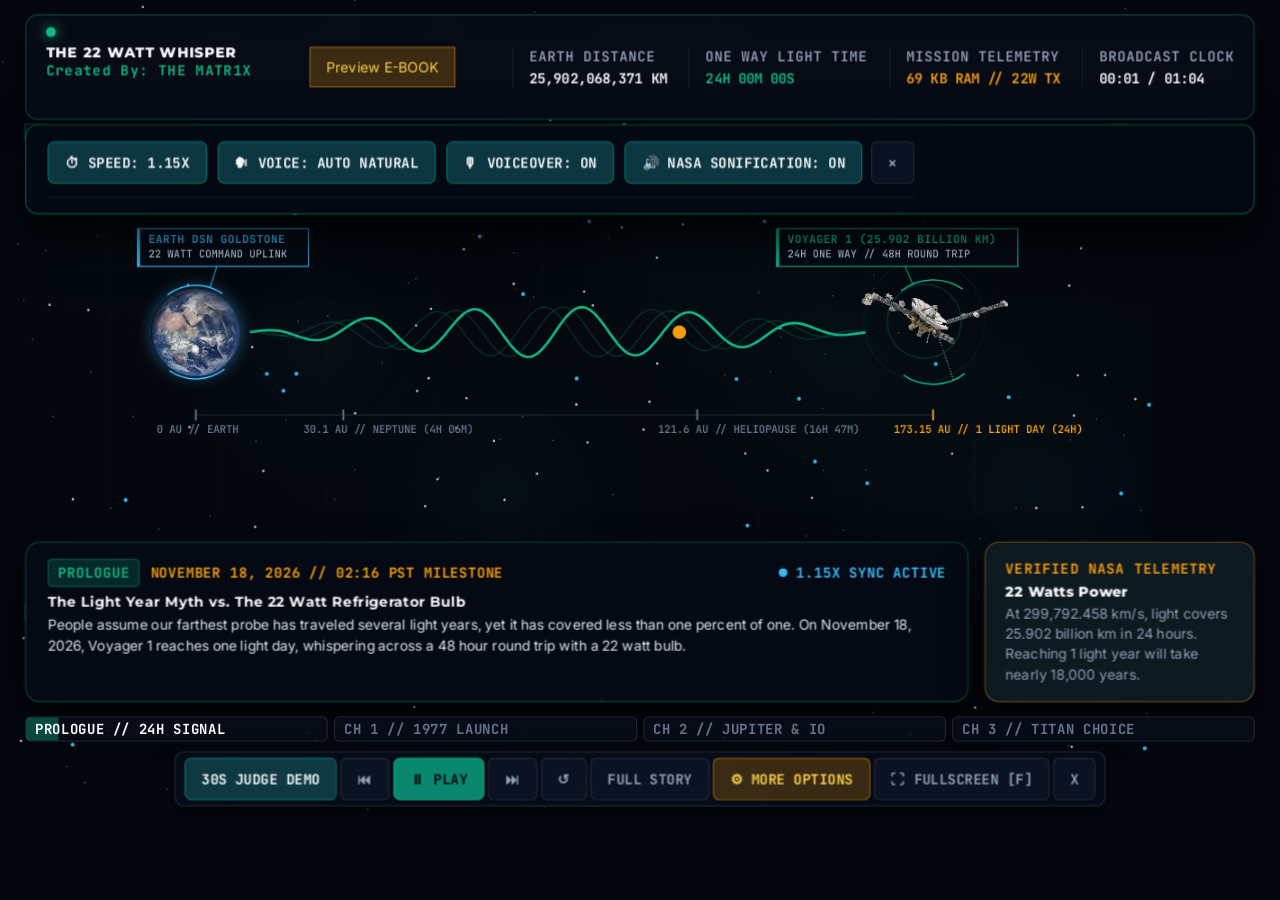
<file: index.html>
<!DOCTYPE html>
<html lang="en">
<head>
<meta charset="utf8">
<meta  name="viewport" content="width=device-width, initial-scale=0.9">
<title>The 22 Watt Whisper</title>
<link rel="stylesheet" href="styles.css" />
</head>
<body>

<canvas id="cosmosCanvas"></canvas>
<input type="file" id="assetPicker" multiple accept="image/*" style="display:none">

<div id="topHudBar" class="topHud">
  <div id="brandBlock" style="display:block;gap: 10px; margin-bottom: 30px;">
      <div id="liveBeacon" style="width:11px;height:11px;background:#10B981;margin-bottom: 8px;">        
      </div>
      <div id="mainHeader" style="color:#F8FAFC;margin:2px 0 0 0;">THE 22 WATT WHISPER</div>
      <div id="subHeader" style="color:#10B981;">Created By: THE MATR1X</div>
  </div>
<a href="/The 22 Watts Whisper Book.pdf" 
   target="_blank" 
   rel="noopener noreferrer"
   class="PDFbtn"
   >
     Preview E-BOOK
</a>
  <div class="telemetryGrid">
    <div class="telemetryItem">
      <div class="tLabel" style="color:#94A3B8;">EARTH DISTANCE</div>
      <div id="valDist" class="tVal" style="color:#F8FAFC;margin:3px 0 0 0;">25,902,068,371 KM</div>
    </div>
    <div class="telemetryItem">
      <div class="tLabel" style="color:#94A3B8;">ONE WAY LIGHT TIME</div>
      <div id="valDelay" class="tVal" style="color:#10B981;margin:3px 0 0 0;">24H 00M 00S</div>
    </div>
    <div class="telemetryItem">
      <div class="tLabel" style="color:#94A3B8;">MISSION TELEMETRY</div>
      <div id="valStatus" class="tVal" style="color:#F59E0B;margin:3px 0 0 0;">MAG + PWS (22W TX)</div>
    </div>
    <div class="telemetryItem">
      <div class="tLabel" style="color:#94A3B8;">BROADCAST CLOCK</div>
      <div id="valClock" class="tVal" style="color:#F8FAFC;margin:3px 0 0 0;">00:00 / 00:30</div>
    </div>
  </div>
</div>

<div id="studioDrawer" class="optionsDrawer">
  <div id="optionsBar" class="optionsToolbar">
    <button id="btnSpeed" class="secondaryActive">⏱ SPEED: 1.15X</button>
    <button id="btnVoiceCycle" class="secondaryActive">🗣 VOICE: AUTO NATURAL</button>
    <button id="btnNarration" class="secondaryActive">🎙 VOICEOVER: ON</button>
    <button id="btnSound" class="secondaryActive">🔊 NASA SONIFICATION: ON</button>
    <button id="btnCloseOptions" style="margin:0 0 0 auto;">✕</button>
  </div>
  <div style="display:flex;margin:10px 0 0 0;">
    <div id="vaultStatusTitle" style="color:#10B981;"></div>
    <div id="vaultStatusSub" style="color:#94A3B8;margin:0 0 0 16px;"></div>
  </div>
  <div id="vaultGridContainer" class="vaultGrid"></div>
</div>


<div id="stageWrap" class="storyStage">
  <div id="storyCard" class="narrativeCard">
    <div style="display:flex;gap:12px;">
      <span id="badgePhase" style="background:rgba(10,136,111,0.25);color:#10B981;padding:4px 10px;border:1px solid rgba(16,185,129,0.45);">SHOT 01</span>
      <span id="badgeTitle" style="color:#F59E0B;">NOVEMBER 18, 2026 // ONE LIGHT DAY MILESTONE</span>
      <span id="badgeVoiceState" style="color:#38BDF8;margin:0 0 0 auto;">● 1.15X SYNC ACTIVE</span>
    </div>
    <div id="storyHeadline" style="color:#F8FAFC;margin:7px 0 4px 0;">The 24 Hour Signal &amp; The Refrigerator Bulb</div>
    <div id="storyBody" style="color:#E2E8F0;"></div>
  </div>

  <div id="scienceCard" class="takeawayCard">
    <div style="color:#F59E0B;" id="scienceTag">VERIFIED NASA TELEMETRY</div>
    <div id="scienceMetric" style="color:#F8FAFC;margin:6px 0 4px 0;">25.902 Billion KM</div>
    <div id="scienceDesc" style="color:#94A3B8;"></div>
  </div>
</div>


  <div id="controlDock" class="dockWrap">
    <button id="btnCut30" class="secondaryActive"><p class="DockText">30S JUDGE DEMO</p></button>
    <button id="btnPrev" title="Previous Chapter (Left Arrow)"><p class="DockText">⏮</p></button>
    <button id="btnPlay" class="activePill"><p class="DockText">⏸ PLAY</p></button>
    <button id="btnNext" title="Next Chapter (Right Arrow)"><p class="DockText">⏭</p></button>
    <button id="btnRestart" title="Restart Broadcast (R)"><p class="DockText">↺</p></button>
    <button id="btnCutFull"><p class="DockText">FULL STORY</p></button>
    <button id="btnStudioOptions" class="goldPill"><div class="DockText">⚙ MORE OPTIONS</div></button>
    <button id="btnFullscreen"><p class="DockText">⛶ FULLSCREEN [F]</p></button>
    <button id="btnClean"><p class="DockText">X</p></button>
  </div>
  <button id="btnShowControlDock" class="ShowControlDock">
    <p class="DockText">Show Control Dock</p></button>
    
    <div id="scrubberBar" class="timelineBar"></div>

<script type="module" src="script.js" ></script>

</body>
</html>
</file>
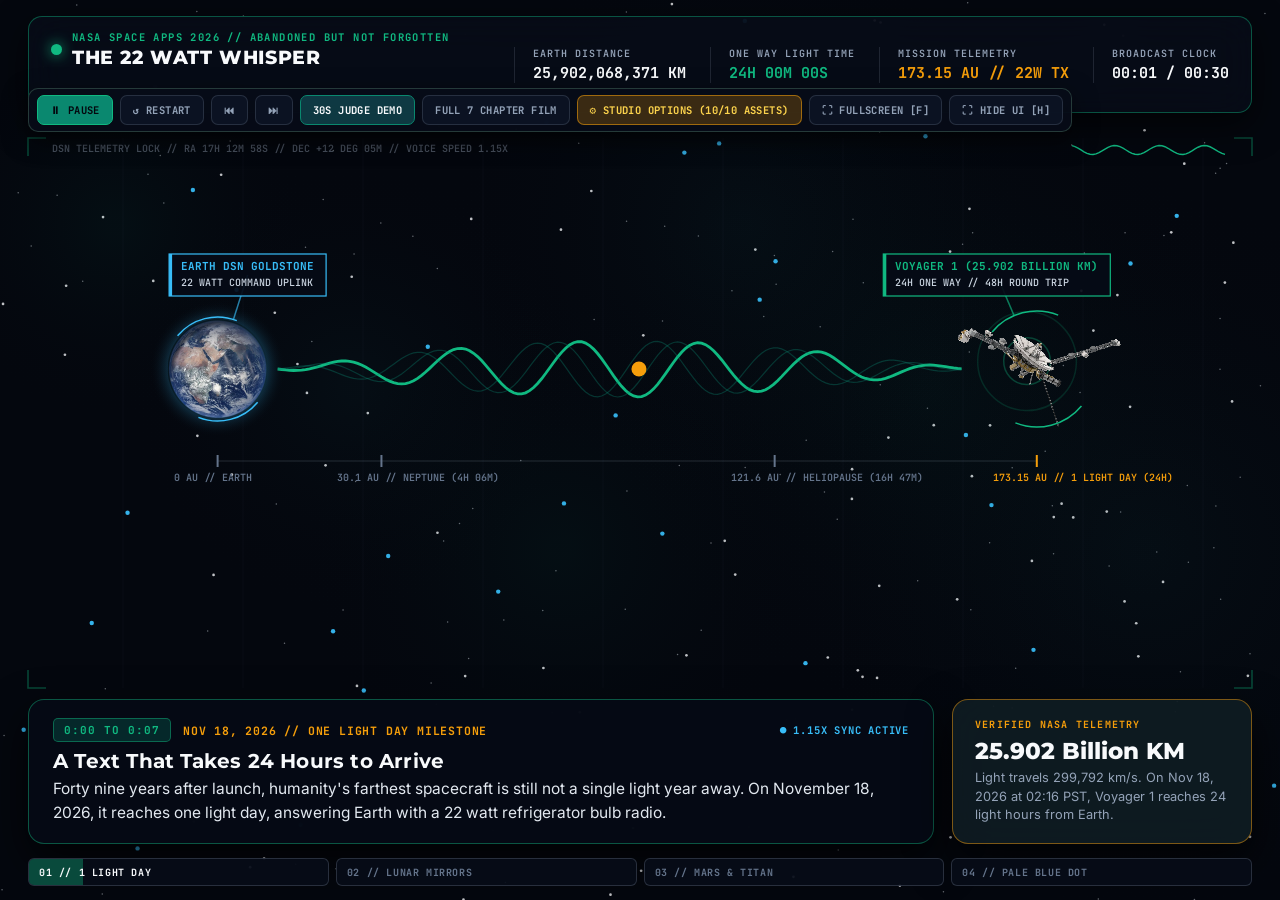
<file: Iteration6_Alter.html>
<!DOCTYPE html>
<html lang="en">
<head>
<meta charset="utf8">
<meta  name="viewport" content="width=device-width, initial-scale=0.9">
<title>The 22 Watt Whisper | NASA Space Apps Final Broadcast</title>
<style>
  * { margin: 0; padding: 0; box-sizing: border-box;}
  body {
    background: #04070E;
    color: #F8FAFC;
    overflow: hidden;
    width: 100vw;
    height: 100vh;
    position: relative;
  }
  canvas {
    display: block;
    width: 100vw;
    height: 100vh;
  }
  .topHud {
    position: absolute;
    top: 16px;
    left: 28px;
    right: 28px;
    display: flex;
    padding: 13px 22px;
    background: rgba(7, 12, 24, 0.86);
    border: 1px solid rgba(16, 185, 129, 0.42);
  }
  .telemetryGrid {
    display: flex;
    gap: 24px;
  }
  .telemetryItem {
    padding: 0 0 0 18px;
    border: 0 solid rgba(148, 163, 184, 0.18);
  }
  .dockWrap {
    position: absolute;
    top: 88px;
    left: 28px;
    display: flex;
    gap: 7px;
    padding: 6px 8px;
    background: rgba(7, 12, 24, 0.90);
    border: 1px solid rgba(40, 61, 59, 0.95);
    transition: opacity 0.3s;
  }
  button {
    background: rgba(15, 23, 42, 0.65);
    color: #94A3B8;
    border: 1px solid rgba(148, 163, 184, 0.2);
    padding: 7px 12px;
    cursor: pointer;
    transition: all 0.18s;
  }
  button:hover {
    color: #F8FAFC;
    background: rgba(40, 61, 59, 0.75);
    border: 1px solid #10B981;
  }
  button.activePill {
    background: #0A886F;
    color: #04070E;
    border: 1px solid #10B981;
  }
  button.secondaryActive {
    background: rgba(25, 114, 120, 0.45);
    color: #F8FAFC;
    border: 1px solid #0A886F;
  }
  button.goldPill {
    background: rgba(245, 158, 11, 0.22);
    color: #FCD34D;
    border: 1px solid rgba(245, 158, 11, 0.55);
  }
  .optionsDrawer {
    position: absolute;
    top: 138px;
    left: 28px;
    right: 28px;
    background: rgba(5, 9, 19, 0.96);
    border: 1px solid rgba(16, 185, 129, 0.55);
    padding: 18px 22px;
    display: none;
  }
  .optionsToolbar {
    display: flex;
    gap: 8px;
    padding: 0 0 14px 0;
    border: 0 solid rgba(148, 163, 184, 0.18);
  }
  .vaultGrid {
    display: grid;
    gap: 9px;
    margin: 12px 0 0 0;
  }
  .vaultSlot {
    background: rgba(15, 23, 42, 0.85);
    border: 1px solid rgba(148, 163, 184, 0.22);
    padding: 8px 10px;
    display: flex;
    gap: 10px;
  }
  .storyStage {
    position: absolute;
    bottom: 56px;
    left: 28px;
    right: 28px;
    display: flex;
    gap: 18px;
  }
  .narrativeCard {
    background: rgba(6, 10, 21, 0.92);
    border: 1px solid rgba(16, 185, 129, 0.44);
    padding: 18px 24px;
    transition: opacity 0.28s;
  }
  .takeawayCard {
    background: rgba(16, 30, 36, 0.84);
    border: 1px solid rgba(245, 158, 11, 0.48);
    padding: 18px 22px;
    display: flex;
    transition: opacity 0.28s;
  }
  .timelineBar {
    position: absolute;
    bottom: 14px;
    left: 28px;
    right: 28px;
    display: flex;
    gap: 7px;
    height: 28px;
  }
  .chapterStep {
    background: rgba(7, 12, 24, 0.92);
    border: 1px solid rgba(148, 163, 184, 0.24);
    position: relative;
    overflow: hidden;
    cursor: pointer;
    display: flex;
    padding: 0 10px;
    transition: border 0.2s;
  }
  .chapterStep:hover {
    border: 1px solid #10B981;
  }
  .chapterFill {
    position: absolute;
    top: 0;
    left: 0;
    bottom: 0;
    width: 0%;
    background: rgba(16, 185, 129, 0.36);
  }
  .chapterLabel {
    position: relative;
    color: #94A3B8;
  }
</style>
</head>
<body>

<canvas id="cosmosCanvas"></canvas>
<input type="file" id="assetPicker" multiple accept="image/*" style="display:none">

<div id="topHudBar" class="topHud">
  <div id="brandBlock" style="display:flex;gap: 10px; margin-bottom: 30px;">
    <div id="liveBeacon" style="width:11px;height:11px;background:#10B981;"></div>
    <div>
      <div id="subHeader" style="color:#10B981;">NASA SPACE APPS 2026 // ABANDONED BUT NOT FORGOTTEN</div>
      <div id="mainHeader" style="color:#F8FAFC;margin:2px 0 0 0;">THE 22 WATT WHISPER</div>
    </div>
  </div>

  <div class="telemetryGrid">
    <div class="telemetryItem">
      <div class="tLabel" style="color:#94A3B8;">EARTH DISTANCE</div>
      <div id="valDist" class="tVal" style="color:#F8FAFC;margin:3px 0 0 0;">25,902,068,371 KM</div>
    </div>
    <div class="telemetryItem">
      <div class="tLabel" style="color:#94A3B8;">ONE WAY LIGHT TIME</div>
      <div id="valDelay" class="tVal" style="color:#10B981;margin:3px 0 0 0;">24H 00M 00S</div>
    </div>
    <div class="telemetryItem">
      <div class="tLabel" style="color:#94A3B8;">MISSION TELEMETRY</div>
      <div id="valStatus" class="tVal" style="color:#F59E0B;margin:3px 0 0 0;">MAG + PWS (22W TX)</div>
    </div>
    <div class="telemetryItem">
      <div class="tLabel" style="color:#94A3B8;">BROADCAST CLOCK</div>
      <div id="valClock" class="tVal" style="color:#F8FAFC;margin:3px 0 0 0;">00:00 / 00:30</div>
    </div>
  </div>
</div>

<div id="controlDock" class="dockWrap">
  <button id="btnPlay" class="activePill">⏸ PAUSE</button>
  <button id="btnRestart" title="Restart Broadcast (R)">↺ RESTART</button>
  <button id="btnPrev" title="Previous Chapter (Left Arrow)">⏮</button>
  <button id="btnNext" title="Next Chapter (Right Arrow)">⏭</button>
  <button id="btnCut30" class="secondaryActive">30S JUDGE DEMO</button>
  <button id="btnCutFull">FULL 7 CHAPTER FILM</button>
  <button id="btnStudioOptions" class="goldPill">⚙ STUDIO OPTIONS &amp; VAULT</button>
  <button id="btnFullscreen">⛶ FULLSCREEN [F]</button>
  <button id="btnClean">⛶ HIDE UI [H]</button>
</div>

<div id="studioDrawer" class="optionsDrawer">
  <div id="optionsBar" class="optionsToolbar">
    <button id="btnSpeed" class="secondaryActive">⏱ SPEED: 1.15X</button>
    <button id="btnVoiceCycle" class="secondaryActive">🗣 VOICE: AUTO NATURAL</button>
    <button id="btnNarration" class="secondaryActive">🎙 VOICEOVER: ON</button>
    <button id="btnSound" class="secondaryActive">🔊 NASA SONIFICATION: ON</button>
    <button id="btnAddFiles" class="activePill">📁 + LOAD IMAGES TO VAULT</button>
    <button id="btnBake" class="goldPill">💾 BAKE STANDALONE HTML</button>
    <button id="btnClearVault">🗑 RESET VAULT</button>
    <button id="btnCloseOptions" style="margin:0 0 0 auto;">✕ CLOSE OPTIONS</button>
  </div>
  <div style="display:flex;margin:10px 0 0 0;">
    <div id="vaultStatusTitle" style="color:#10B981;">PERMANENT IMAGE VAULT (INDEXEDDB AUTO CUTOUT)</div>
    <div id="vaultStatusSub" style="color:#94A3B8;margin:0 0 0 16px;">Titan, Io, Triton &amp; Pale Blue Dot use built in photorealistic procedural shaders. Uploaded planets &amp; Voyager are saved permanently in your browser.</div>
  </div>
  <div id="vaultGridContainer" class="vaultGrid"></div>
</div>

<div id="stageWrap" class="storyStage">
  <div id="storyCard" class="narrativeCard">
    <div style="display:flex;gap:12px;">
      <span id="badgePhase" style="background:rgba(10,136,111,0.25);color:#10B981;padding:4px 10px;border:1px solid rgba(16,185,129,0.45);">SHOT 01</span>
      <span id="badgeTitle" style="color:#F59E0B;">NOVEMBER 18, 2026 // ONE LIGHT DAY MILESTONE</span>
      <span id="badgeVoiceState" style="color:#38BDF8;margin:0 0 0 auto;">● 1.15X SYNC ACTIVE</span>
    </div>
    <div id="storyHeadline" style="color:#F8FAFC;margin:7px 0 4px 0;">The 24 Hour Signal &amp; The Refrigerator Bulb</div>
    <div id="storyBody" style="color:#E2E8F0;"></div>
  </div>

  <div id="scienceCard" class="takeawayCard">
    <div style="color:#F59E0B;" id="scienceTag">VERIFIED NASA TELEMETRY</div>
    <div id="scienceMetric" style="color:#F8FAFC;margin:6px 0 4px 0;">25.902 Billion KM</div>
    <div id="scienceDesc" style="color:#94A3B8;"></div>
  </div>
</div>

<div id="scrubberBar" class="timelineBar"></div>

<script id="bakedAssetScript">
window.BAKED_ASSETS = window.BAKED_ASSETS || {};
</script>

<script>
const M = ~0;
const neg = (n) => n * M;
const sub = (a, b) => a + b * M;
const H_CHAR = String.fromCharCode(45);

const fontLink = document.createElement("link");
fontLink.rel = "stylesheet";
fontLink.href = "https://fonts.googleapis.com/css2?family=Inter:wght@400;500;600&family=JetBrains+Mono:wght@500;600;700&family=Montserrat:wght@600;700;800&display=swap";
document.head.appendChild(fontLink);

const setCss = (el, rules) => {
  Object.keys(rules).forEach((k) => { el.style[k] = rules[k]; });
};

setCss(document.body, {
  fontFamily: "'Inter', sans" + H_CHAR + "serif",
  userSelect: "none"
});

setCss(document.getElementById("topHudBar"), {
  justifyContent: "space" + H_CHAR + "between",
  alignItems: "center",
  borderRadius: "14px",
  backdropFilter: "blur(18px)",
  boxShadow: "0 12px 34px rgba(0,0,0,0.65)",
  zIndex: "25"
});

setCss(document.getElementById("brandBlock"), { alignItems: "center" });
setCss(document.getElementById("liveBeacon"), {
  borderRadius: "50%",
  boxShadow: "0 0 14px #10B981"
});
setCss(document.getElementById("subHeader"), {
  fontFamily: "'JetBrains Mono', monospace",
  fontSize: "10.5px",
  fontWeight: "700",
  letterSpacing: "1.4px"
});
setCss(document.getElementById("mainHeader"), {
  fontFamily: "'Montserrat', sans" + H_CHAR + "serif",
  fontSize: "19px",
  fontWeight: "800",
  letterSpacing: "0.6px"
});

document.querySelectorAll(".telemetryItem").forEach((el) => {
  setCss(el, { borderLeftWidth: "1px" });
});
document.querySelectorAll(".tLabel").forEach((el) => {
  setCss(el, {
    fontFamily: "'JetBrains Mono', monospace",
    fontSize: "10px",
    fontWeight: "600",
    letterSpacing: "1px"
  });
});
document.querySelectorAll(".tVal").forEach((el) => {
  setCss(el, {
    fontFamily: "'JetBrains Mono', monospace",
    fontSize: "15px",
    fontWeight: "700"
  });
});

setCss(document.getElementById("controlDock"), {
  borderRadius: "10px",
  backdropFilter: "blur(16px)",
  boxShadow: "0 8px 24px rgba(0,0,0,0.55)",
  zIndex: "25",
  flexWrap: "wrap",
  alignItems: "center"
});

document.querySelectorAll("button").forEach((btn) => {
  setCss(btn, {
    fontFamily: "'JetBrains Mono', monospace",
    fontSize: "10.5px",
    fontWeight: "700",
    borderRadius: "7px",
    letterSpacing: "0.4px"
  });
});

setCss(document.getElementById("studioDrawer"), {
  borderRadius: "14px",
  backdropFilter: "blur(24px)",
  boxShadow: "0 24px 60px rgba(0,0,0,0.88)",
  zIndex: "40"
});
setCss(document.getElementById("optionsBar"), {
  flexWrap: "wrap",
  alignItems: "center",
  borderBottomWidth: "1px"
});
setCss(document.getElementById("vaultStatusTitle"), {
  fontFamily: "'JetBrains Mono', monospace",
  fontSize: "11.5px",
  fontWeight: "700",
  letterSpacing: "0.8px"
});
setCss(document.getElementById("vaultStatusSub"), {
  fontSize: "12px"
});
setCss(document.getElementById("vaultGridContainer"), {
  gridTemplateColumns: "repeat(auto" + H_CHAR + "fill, minmax(195px, 1fr))"
});

setCss(document.getElementById("stageWrap"), {
  alignItems: "stretch",
  justifyContent: "space" + H_CHAR + "between",
  zIndex: "20"
});

setCss(document.getElementById("storyCard"), {
  flex: "1",
  borderRadius: "16px",
  backdropFilter: "blur(20px)",
  boxShadow: "0 18px 44px rgba(0,0,0,0.72)"
});

setCss(document.getElementById("badgePhase"), {
  fontFamily: "'JetBrains Mono', monospace",
  fontSize: "11px",
  fontWeight: "700",
  borderRadius: "5px",
  letterSpacing: "1px"
});
setCss(document.getElementById("badgeTitle"), {
  fontFamily: "'JetBrains Mono', monospace",
  fontSize: "11.5px",
  fontWeight: "700",
  letterSpacing: "0.8px",
  alignSelf: "center"
});
setCss(document.getElementById("badgeVoiceState"), {
  fontFamily: "'JetBrains Mono', monospace",
  fontSize: "10.5px",
  fontWeight: "700",
  letterSpacing: "0.8px",
  alignSelf: "center"
});
setCss(document.getElementById("storyHeadline"), {
  fontFamily: "'Montserrat', sans" + H_CHAR + "serif",
  fontSize: "20px",
  fontWeight: "700",
  letterSpacing: "0.2px"
});
setCss(document.getElementById("storyBody"), {
  fontFamily: "'Inter', sans" + H_CHAR + "serif",
  fontSize: "15.5px",
  lineHeight: "1.52",
  fontWeight: "400"
});

setCss(document.getElementById("scienceCard"), {
  width: "300px",
  borderRadius: "16px",
  backdropFilter: "blur(20px)",
  flexDirection: "column",
  justifyContent: "center",
  boxShadow: "0 18px 44px rgba(0,0,0,0.72)"
});
setCss(document.getElementById("scienceTag"), {
  fontFamily: "'JetBrains Mono', monospace",
  fontSize: "10px",
  fontWeight: "700",
  letterSpacing: "1.2px"
});
setCss(document.getElementById("scienceMetric"), {
  fontFamily: "'Montserrat', sans" + H_CHAR + "serif",
  fontSize: "23px",
  fontWeight: "800"
});
setCss(document.getElementById("scienceDesc"), {
  fontFamily: "'Inter', sans" + H_CHAR + "serif",
  fontSize: "12.8px",
  lineHeight: "1.45"
});

setCss(document.getElementById("scrubberBar"), { zIndex: "20" });

/* ============================================================================
   10 CORE NASA IMAGE SLOTS + PERMANENT INDEXEDDB VAULT + AUTO MATTE
   (Pale Blue Dot, Titan, Io, and Triton are rendered via photorealistic shaders!)
============================================================================ */
const rawAssets = {
  voyager: {
    label: "Voyager 1 Probe",
    files: ["assets/voyager.png"],
    mode: "lightFlood",
    canvas: null,
    rawImg: null,
    dataUrl: null,
    ready: false
  },
  earth: {
    label: "Earth Blue Marble",
    files: ["assets/earth.png"],
    mode: "autoGlobe",
    canvas: null,
    rawImg: null,
    dataUrl: null,
    ready: false
  },
  moon: {
    label: "The Moon",
    files: ["assets/moon.png"],
    mode: "darkPlanet",
    canvas: null,
    rawImg: null,
    dataUrl: null,
    ready: false
  },
  reflector: {
    label: "Apollo Retroreflector",
    files: ["assets/reflector.png"],
    mode: "darkObjectFlood",
    canvas: null,
    rawImg: null,
    dataUrl: null,
    ready: false
  },
  record: {
    label: "Golden Record Cover",
    files: ["assets/record.png"],
    mode: "darkRecord",
    canvas: null,
    rawImg: null,
    dataUrl: null,
    ready: false
  },
  jupiter: {
    label: "Jupiter (PIA00343)",
    files: ["assets/PIA00343.jpg"],
    mode: "darkPlanet",
    canvas: null,
    rawImg: null,
    dataUrl: null,
    ready: false
  },
  saturn: {
    label: "Saturn (PIA01364)",
    files: ["assets/PIA01364.jpg"],
    mode: "darkSaturn",
    canvas: null,
    rawImg: null,
    dataUrl: null,
    ready: false
  },
  uranus: {
    label: "Uranus (PIA18182)",
    files: ["assets/PIA18182.png"],
    mode: "darkPlanet",
    canvas: null,
    rawImg: null,
    dataUrl: null,
    ready: false
  },
  neptune: {
    label: "Neptune (PIA01492)",
    files: ["assets/PIA01492.png"],
    mode: "darkPlanet",
    canvas: null,
    rawImg: null,
    dataUrl: null,
    ready: false
  },
  galaxy: {
    label: "Andromeda Galaxy",
    files: ["assets/galaxy.png"],
    mode: "galaxyBlend",
    canvas: null,
    rawImg: null,
    dataUrl: null,
    ready: false
  }
};

const DB_NAME = "VoyagerBroadcastVaultV5";
const STORE_NAME = "MattedAssets";

const openVaultDB = () => new Promise((resolve) => {
  if (!window.indexedDB) { resolve(null); return; }
  const req = window.indexedDB.open(DB_NAME, 1);
  req.onupgradeneeded = (e) => {
    const db = e.target.result;
    if (!db.objectStoreNames.contains(STORE_NAME)) {
      db.createObjectStore(STORE_NAME);
    }
  };
  req.onsuccess = (e) => resolve(e.target.result);
  req.onerror = () => resolve(null);
});

const saveAssetToDB = async (key, dataUrl) => {
  const db = await openVaultDB();
  if (!db) return;
  const tx = db.transaction(STORE_NAME, "readwrite");
  tx.objectStore(STORE_NAME).put(dataUrl, key);
};

const loadAllAssetsFromDB = async () => {
  const db = await openVaultDB();
  if (!db) return {};
  return new Promise((resolve) => {
    const tx = db.transaction(STORE_NAME, "readonly");
    const store = tx.objectStore(STORE_NAME);
    const out = {};
    const keysReq = store.getAllKeys();
    keysReq.onsuccess = () => {
      const keys = keysReq.result || [];
      if (keys.length === 0) { resolve(out); return; }
      let remaining = keys.length;
      keys.forEach((k) => {
        const gReq = store.get(k);
        gReq.onsuccess = () => {
          if (gReq.result) out[k] = gReq.result;
          remaining = sub(remaining, 1);
          if (remaining === 0) resolve(out);
        };
        gReq.onerror = () => {
          remaining = sub(remaining, 1);
          if (remaining === 0) resolve(out);
        };
      });
    };
    keysReq.onerror = () => resolve(out);
  });
};

const clearVaultDB = async () => {
  const db = await openVaultDB();
  if (!db) return;
  const tx = db.transaction(STORE_NAME, "readwrite");
  tx.objectStore(STORE_NAME).clear();
};

const removeImageBackground = (img, mode) => {
  const srcW = img.naturalWidth || img.width;
  const srcH = img.naturalHeight || img.height;
  const maxDim = 700;
  const scale = Math.min(1, maxDim / Math.max(srcW, srcH));
  const w = Math.max(1, Math.round(srcW * scale));
  const h = Math.max(1, Math.round(srcH * scale));

  const off = document.createElement("canvas");
  off.width = w;
  off.height = h;
  const octx = off.getContext("2d");
  octx.drawImage(img, 0, 0, w, h);

  try {
    const imgData = octx.getImageData(0, 0, w, h);
    const d = imgData.data;

    if (mode === "galaxyBlend") {
      const cx = w * 0.5;
      const cy = h * 0.5;
      const rx = w * 0.48;
      const ry = h * 0.48;
      for (let y = 0; y < h; y++) {
        for (let x = 0; x < w; x++) {
          const i = (y * w + x) * 4;
          const nx = sub(x, cx) / rx;
          const ny = sub(y, cy) / ry;
          const ellip = Math.sqrt(nx * nx + ny * ny);
          const lum = Math.max(d[i], d[i + 1], d[i + 2]);
          if (ellip > 1.0 || lum < 14) {
            d[i + 3] = 0;
          } else {
            const radialFade = ellip > 0.65 ? sub(1.0, ellip) / 0.35 : 1.0;
            const lumFade = lum < 45 ? sub(lum, 14) / 31 : 1.0;
            d[i + 3] = Math.floor(255 * radialFade * lumFade);
          }
        }
      }
      octx.putImageData(imgData, 0, 0);
      return { canvas: off, dataUrl: off.toDataURL("image/png"), tainted: false };
    }

    if (mode === "autoGlobe" || mode === "darkPlanet" || mode === "darkRecord") {
      const cornerLum = (d[0] + d[1] + d[2]) * 0.333;
      const isWhiteBg = cornerLum > 200;

      let minX = w, maxX = 0, minY = h, maxY = 0;
      for (let y = 0; y < h; y += 2) {
        for (let x = 0; x < w; x += 2) {
          const i = (y * w + x) * 4;
          const lum = (d[i] + d[i + 1] + d[i + 2]) * 0.333;
          const isFg = isWhiteBg ? (lum < 238) : (lum > 22);
          if (isFg) {
            if (x < minX) minX = x;
            if (x > maxX) maxX = x;
            if (y < minY) minY = y;
            if (y > maxY) maxY = y;
          }
        }
      }

      if (maxX <= minX || maxY <= minY) {
        minX = 0; maxX = w; minY = 0; maxY = h;
      }

      const cx = (minX + maxX) * 0.5;
      const cy = (minY + maxY) * 0.5;
      const radius = Math.min(sub(maxX, minX), sub(maxY, minY)) * 0.492;
      const softR = sub(radius, 3.5);

      const sqSize = Math.max(32, Math.round(radius * 2.08));
      const sqCanvas = document.createElement("canvas");
      sqCanvas.width = sqSize;
      sqCanvas.height = sqSize;
      const sqCtx = sqCanvas.getContext("2d");

      for (let y = 0; y < h; y++) {
        for (let x = 0; x < w; x++) {
          const i = (y * w + x) * 4;
          const dx = sub(x, cx);
          const dy = sub(y, cy);
          const dist = Math.sqrt(dx * dx + dy * dy);
          if (dist > radius) {
            d[i + 3] = 0;
          } else if (dist > softR) {
            d[i + 3] = Math.floor(255 * (sub(radius, dist) / 3.5));
          }
        }
      }

      octx.putImageData(imgData, 0, 0);
      const halfSq = sqSize * 0.5;
      sqCtx.drawImage(off, sub(halfSq, cx), sub(halfSq, cy));
      return { canvas: sqCanvas, dataUrl: sqCanvas.toDataURL("image/png"), tainted: false };
    }

    if (mode === "lightFlood" || mode === "darkObjectFlood" || mode === "darkSaturn") {
      const visited = new Uint8Array(w * h);
      const queue = new Int32Array(w * h);
      let head = 0;
      let tail = 0;

      const pushSeed = (x, y) => {
        const p = y * w + x;
        if (!visited[p]) {
          visited[p] = 1;
          queue[tail] = p;
          tail += 1;
        }
      };

      for (let x = 0; x < w; x++) {
        pushSeed(x, 0);
        pushSeed(x, sub(h, 1));
      }
      for (let y = 0; y < h; y++) {
        pushSeed(0, y);
        pushSeed(sub(w, 1), y);
      }

      const bgR = d[0];
      const bgG = d[1];
      const bgB = d[2];

      const isBgPixel = (pIdx) => {
        const i = pIdx * 4;
        const r = d[i];
        const g = d[i + 1];
        const b = d[i + 2];
        if (mode === "lightFlood") {
          const diffR = Math.abs(sub(r, bgR));
          const diffG = Math.abs(sub(g, bgG));
          const diffB = Math.abs(sub(b, bgB));
          const sat = sub(Math.max(r, g, b), Math.min(r, g, b));
          return diffR < 16 && diffG < 16 && diffB < 16 && sat < 12 && r > 226;
        }
        return Math.max(r, g, b) < 22;
      };

      while (head < tail) {
        const curr = queue[head];
        head += 1;
        d[curr * 4 + 3] = 0;

        const cx = curr % w;
        const cy = Math.floor(curr / w);

        if (cx > 0) {
          const left = sub(curr, 1);
          if (!visited[left] && isBgPixel(left)) { visited[left] = 1; queue[tail] = left; tail += 1; }
        }
        if (cx < sub(w, 1)) {
          const right = curr + 1;
          if (!visited[right] && isBgPixel(right)) { visited[right] = 1; queue[tail] = right; tail += 1; }
        }
        if (cy > 0) {
          const up = sub(curr, w);
          if (!visited[up] && isBgPixel(up)) { visited[up] = 1; queue[tail] = up; tail += 1; }
        }
        if (cy < sub(h, 1)) {
          const down = curr + w;
          if (!visited[down] && isBgPixel(down)) { visited[down] = 1; queue[tail] = down; tail += 1; }
        }
      }

      if (mode === "lightFlood") {
        for (let p = 0; p < w * h; p++) {
          if (!visited[p]) {
            const i = p * 4;
            if (Math.abs(sub(d[i], bgR)) <= 4 && Math.abs(sub(d[i + 1], bgG)) <= 4 && Math.abs(sub(d[i + 2], bgB)) <= 4) {
              d[i + 3] = 0;
            }
          }
        }
      } else if (mode === "darkSaturn") {
        for (let p = 0; p < w * h; p++) {
          const i = p * 4;
          const lum = Math.max(d[i], d[i + 1], d[i + 2]);
          if (lum < 14) d[i + 3] = 0;
          else if (lum < 34) d[i + 3] = Math.floor(255 * (sub(lum, 14) / 20));
        }
      }

      for (let y = 1; y < sub(h, 1); y++) {
        for (let x = 1; x < sub(w, 1); x++) {
          const p = y * w + x;
          const i = p * 4;
          if (d[i + 3] > 0) {
            let emptyN = 0;
            if (d[sub(p, 1) * 4 + 3] === 0) emptyN += 1;
            if (d[(p + 1) * 4 + 3] === 0) emptyN += 1;
            if (d[sub(p, w) * 4 + 3] === 0) emptyN += 1;
            if (d[(p + w) * 4 + 3] === 0) emptyN += 1;
            if (emptyN > 0) {
              d[i + 3] = Math.floor(d[i + 3] * (1 + neg(emptyN * 0.15)));
            }
          }
        }
      }

      octx.putImageData(imgData, 0, 0);
      return { canvas: off, dataUrl: off.toDataURL("image/png"), tainted: false };
    }

    octx.putImageData(imgData, 0, 0);
    return { canvas: off, dataUrl: off.toDataURL("image/png"), tainted: false };
  } catch (err) {
    return { canvas: null, dataUrl: null, tainted: true };
  }
};

const hydrateFromDataUrl = (key, dataUrl) => new Promise((resolve) => {
  const img = new Image();
  img.onload = () => {
    const off = document.createElement("canvas");
    off.width = img.naturalWidth || img.width;
    off.height = img.naturalHeight || img.height;
    off.getContext("2d").drawImage(img, 0, 0);
    rawAssets[key].canvas = off;
    rawAssets[key].rawImg = img;
    rawAssets[key].dataUrl = dataUrl;
    rawAssets[key].ready = true;
    resolve();
  };
  img.onerror = () => resolve();
  img.src = dataUrl;
});

const renderVaultGridUI = () => {
  const keys = Object.keys(rawAssets);
  let savedCount = 0;
  keys.forEach((k) => {
    if (rawAssets[k].canvas) savedCount += 1;
  });

  const optBtn = document.getElementById("btnStudioOptions");
  optBtn.textContent = "⚙ STUDIO OPTIONS (" + savedCount + "/" + keys.length + " ASSETS)";

  const grid = document.getElementById("vaultGridContainer");
  if (!grid) return;
  grid.innerHTML = "";

  keys.forEach((k) => {
    const item = rawAssets[k];
    const slot = document.createElement("div");
    slot.className = "vaultSlot";
    setCss(slot, {
      borderRadius: "8px",
      alignItems: "center",
      borderColor: item.canvas ? "rgba(16, 185, 129, 0.55)" : "rgba(148, 163, 184, 0.22)"
    });

    const thumb = document.createElement("div");
    setCss(thumb, {
      width: "38px",
      height: "38px",
      borderRadius: "6px",
      background: "#04070E",
      border: "1px solid rgba(148,163,184,0.2)",
      display: "flex",
      alignItems: "center",
      justifyContent: "center",
      overflow: "hidden"
    });

    if (item.dataUrl) {
      const tImg = document.createElement("img");
      tImg.src = item.dataUrl;
      setCss(tImg, { maxWidth: "34px", maxHeight: "34px" });
      thumb.appendChild(tImg);
    } else {
      thumb.textContent = item.ready ? "⚡" : "○";
      thumb.style.color = item.ready ? "#F59E0B" : "#64748B";
    }

    const meta = document.createElement("div");
    const title = document.createElement("div");
    title.textContent = item.label;
    setCss(title, {
      fontFamily: "'JetBrains Mono', monospace",
      fontSize: "10.5px",
      fontWeight: "700",
      color: "#F8FAFC"
    });

    const status = document.createElement("div");
    if (item.canvas) {
      status.textContent = "✓ SAVED IN VAULT";
      status.style.color = "#10B981";
    } else if (item.ready) {
      status.textContent = "⚡ LOADED (DROP TO SAVE)";
      status.style.color = "#F59E0B";
    } else {
      status.textContent = "○ " + item.files[0];
      status.style.color = "#94A3B8";
    }
    setCss(status, {
      fontFamily: "'JetBrains Mono', monospace",
      fontSize: "9px",
      marginTop: "2px"
    });

    meta.appendChild(title);
    meta.appendChild(status);
    slot.appendChild(thumb);
    slot.appendChild(meta);
    grid.appendChild(slot);
  });
};

const initializeAssetPipeline = async () => {
  if (window.BAKED_ASSETS) {
    const bakedKeys = Object.keys(window.BAKED_ASSETS);
    for (let i = 0; i < bakedKeys.length; i++) {
      const k = bakedKeys[i];
      if (rawAssets[k] && window.BAKED_ASSETS[k]) {
        await hydrateFromDataUrl(k, window.BAKED_ASSETS[k]);
      }
    }
  }

  const dbMap = await loadAllAssetsFromDB();
  const dbKeys = Object.keys(dbMap);
  for (let i = 0; i < dbKeys.length; i++) {
    const k = dbKeys[i];
    if (rawAssets[k] && !rawAssets[k].canvas && dbMap[k]) {
      await hydrateFromDataUrl(k, dbMap[k]);
    }
  }

  renderVaultGridUI();

  Object.keys(rawAssets).forEach((key) => {
    const item = rawAssets[key];
    if (item.canvas) return;

    const tryCandidate = (idx) => {
      if (idx >= item.files.length || item.canvas) return;
      const img = new Image();
      img.onload = () => {
        item.rawImg = img;
        item.ready = true;
        const res = removeImageBackground(img, item.mode);
        if (!res.tainted && res.canvas && res.dataUrl) {
          item.canvas = res.canvas;
          item.dataUrl = res.dataUrl;
          saveAssetToDB(key, res.dataUrl);
        }
        renderVaultGridUI();
      };
      img.onerror = () => {
        tryCandidate(idx + 1);
      };
      img.src = item.files[idx];
    };

    tryCandidate(0);
  });
};

const matchFileToKey = (filename) => {
  const lower = filename.toLowerCase();
  if (lower.indexOf("earth") !== M) return "earth";
  if (lower.indexOf("voyager") !== M) return "voyager";
  if (lower.indexOf("moon") !== M) return "moon";
  if (lower.indexOf("reflector") !== M || lower.indexOf("prism") !== M) return "reflector";
  if (lower.indexOf("record") !== M || lower.indexOf("golden") !== M) return "record";
  if (lower.indexOf("00343") !== M || lower.indexOf("jupiter") !== M) return "jupiter";
  if (lower.indexOf("01364") !== M || lower.indexOf("saturn") !== M) return "saturn";
  if (lower.indexOf("18182") !== M || lower.indexOf("uranus") !== M) return "uranus";
  if (lower.indexOf("01492") !== M || lower.indexOf("neptune") !== M) return "neptune";
  if (lower.indexOf("galaxy") !== M || lower.indexOf("andromeda") !== M || lower.indexOf("17563") !== M) return "galaxy";
  return null;
};

const processUserFiles = (fileList) => {
  Array.from(fileList).forEach((f) => {
    const key = matchFileToKey(f.name);
    if (!key) return;
    const reader = new FileReader();
    reader.onload = (ev) => {
      const img = new Image();
      img.onload = () => {
        const item = rawAssets[key];
        item.rawImg = img;
        item.ready = true;
        const res = removeImageBackground(img, item.mode);
        if (res.canvas && res.dataUrl) {
          item.canvas = res.canvas;
          item.dataUrl = res.dataUrl;
          saveAssetToDB(key, res.dataUrl);
        }
        renderVaultGridUI();
      };
      img.src = ev.target.result;
    };
    reader.readAsDataURL(f);
  });
};

const bakeStandaloneHtmlFile = () => {
  const mapToBake = {};
  Object.keys(rawAssets).forEach((k) => {
    if (rawAssets[k].dataUrl) {
      mapToBake[k] = rawAssets[k].dataUrl;
    }
  });

  const scriptEl = document.getElementById("bakedAssetScript");
  scriptEl.textContent = "window.BAKED_ASSETS = " + JSON.stringify(mapToBake) + ";";

  const fullHtml = "<!DOCTYPE html>\n" + document.documentElement.outerHTML;
  const blob = new Blob([fullHtml], { type: "text/html" });
  const url = URL.createObjectURL(blob);
  const a = document.createElement("a");
  a.href = url;
  a.download = "voyager_broadcast_final.html";
  document.body.appendChild(a);
  a.click();
  document.body.removeChild(a);
  URL.revokeObjectURL(url);
};

document.getElementById("btnStudioOptions").addEventListener("click", () => {
  const dr = document.getElementById("studioDrawer");
  const open = dr.style.display === "block";
  dr.style.display = open ? "none" : "block";
  renderVaultGridUI();
});
document.getElementById("btnCloseOptions").addEventListener("click", () => {
  document.getElementById("studioDrawer").style.display = "none";
});
document.getElementById("btnAddFiles").addEventListener("click", () => {
  document.getElementById("assetPicker").click();
});
document.getElementById("btnBake").addEventListener("click", bakeStandaloneHtmlFile);
document.getElementById("btnClearVault").addEventListener("click", async () => {
  await clearVaultDB();
  Object.keys(rawAssets).forEach((k) => {
    rawAssets[k].canvas = null;
    rawAssets[k].dataUrl = null;
    rawAssets[k].ready = false;
  });
  renderVaultGridUI();
});

document.getElementById("assetPicker").addEventListener("change", (e) => {
  if (e.target.files && e.target.files.length > 0) {
    processUserFiles(e.target.files);
  }
});

window.addEventListener("dragover", (e) => { e.preventDefault(); });
window.addEventListener("drop", (e) => {
  e.preventDefault();
  if (e.dataTransfer && e.dataTransfer.files && e.dataTransfer.files.length > 0) {
    processUserFiles(e.dataTransfer.files);
  }
});

initializeAssetPipeline();

/* ============================================================================
   PUNCHY, CURIOUS, FACT VERIFIED STORY PLAYLISTS
============================================================================ */
const cut30Scenes = [
  {
    duration: 7.5,
    short: "01 // 1 LIGHT DAY",
    phase: "0:00 TO 0:07",
    subtitle: "NOV 18, 2026 // ONE LIGHT DAY MILESTONE",
    headline: "A Text That Takes 24 Hours to Arrive",
    dist: "25,902,068,371 KM",
    delay: "24H 00M 00S",
    status: "173.15 AU // 22W TX",
    visual: "signalWave",
    metricBig: "25.902 Billion KM",
    metricSub: "Light travels 299,792 km/s. On Nov 18, 2026 at 02:16 PST, Voyager 1 reaches 24 light hours from Earth.",
    summary: "Forty nine years after launch, humanity's farthest spacecraft is still not a single light year away. On November 18, 2026, it reaches one light day, answering Earth with a 22 watt refrigerator bulb radio.",
    voiceScript: "On November 18, 2026, a radio signal to Voyager 1 takes twenty four hours to arrive. NASA's left behind hardware is still teaching us."
  },
  {
    duration: 7.5,
    short: "02 // LUNAR MIRRORS",
    phase: "0:07 TO 0:15",
    subtitle: "STOP 1: THE MOON // PASSIVE LASER RETROREFLECTORS",
    headline: "The Mirror on the Moon With Zero Batteries",
    dist: "384,400 KM",
    delay: "00H 00M 01.28S",
    status: "300 QUARTZ PRISMS",
    visual: "lunarLaser",
    metricBig: "3.8 cm / Year",
    metricSub: "One way laser travel is 1.28s (2.56s round trip), proving the Moon has a fluid core and recedes at fingernail growth speed.",
    summary: "Apollo astronauts left unpowered glass prisms in the lunar dust over fifty years ago. Fire a laser from Earth today, and those mirrors still bounce the light back in 2.56 seconds.",
    voiceScript: "In our interactive experience, students bounce lasers off unpowered Moon mirrors that prove the Moon drifts away at 3.8 centimeters a year."
  },
  {
    duration: 7.5,
    short: "03 // MARS & TITAN",
    phase: "0:15 TO 0:22",
    subtitle: "STOP 2 & 3: MARS TELEMETRY & TITAN SLINGSHOT",
    headline: "Why NASA Gave Up Pluto for an Orange Moon",
    dist: "1,520,000,000 KM",
    delay: "01H 24M 30S",
    status: "35 DEG ECLIPTIC EXIT",
    visual: "titanSlingshot",
    metricBig: "1.5x Earth Air",
    metricSub: "At Saturn on Nov 12, 1980 (1.52B km from Earth), skimming Titan traded a Pluto visit for interstellar space.",
    summary: "Mars rovers fought dust storms until their solar panels went dark. At Saturn, NASA sacrificed a visit to Pluto so Voyager 1 could dive under Titan's orange smog and fling itself toward the stars.",
    voiceScript: "Readers uncover the real telemetry behind Opportunity's final storm on Mars, and trace Voyager 1's gravity slingshot past Saturn and Titan."
  },
  {
    duration: 7.5,
    short: "04 // PALE BLUE DOT",
    phase: "0:22 TO 0:30",
    subtitle: "INTERSTELLAR LEGACY // LEFT BEHIND, STILL TEACHING US",
    headline: "Everything We Ever Knew Inside a Single Pixel",
    dist: "25,902,068,371 KM",
    delay: "24H 00M 00S",
    status: "MAG + PWS ACTIVE",
    visual: "paleBlueDot",
    metricBig: "0.12 Pixel Earth",
    metricSub: "With two sensors active in late 2026 and the Golden Record aboard, Voyager 1 will outlast the stars themselves.",
    summary: "Thirty four minutes after photographing Earth as a tiny blue speck inside a sunbeam, Voyager 1 turned its cameras off forever. Every silent machine left in space paid the price for the discoveries that came home.",
    voiceScript: "Every machine that stayed behind paid the price for the knowledge that came home. Left behind. Still teaching us."
  }
];

const cutFullScenes = [
  {
    duration: 16,
    short: "PROLOGUE // 24H SIGNAL",
    phase: "PROLOGUE",
    subtitle: "NOVEMBER 18, 2026 // 02:16 PST MILESTONE",
    headline: "The Light Year Myth vs. The 22 Watt Refrigerator Bulb",
    dist: "25,902,068,371 KM",
    delay: "24H 00M 00S",
    status: "69 KB RAM // 22W TX",
    visual: "signalWave",
    metricBig: "22 Watts Power",
    metricSub: "At 299,792.458 km/s, light covers 25.902 billion km in 24 hours. Reaching 1 light year will take nearly 18,000 years.",
    summary: "People assume our farthest probe has traveled several light years, yet it has covered less than one percent of one. On November 18, 2026, Voyager 1 reaches one light day, whispering across a 48 hour round trip with a 22 watt bulb.",
    voiceScript: "Send a radio command to Voyager 1 on November 18, 2026, and that signal takes twenty four hours to arrive. After forty nine years of flight, humanity's farthest probe is reaching one full light day from Earth using a twenty two watt refrigerator bulb transmitter."
  },
  {
    duration: 16,
    short: "CH 1 // 1977 LAUNCH",
    phase: "CHAPTER 01",
    subtitle: "SEPT 18, 1977 // THE TORCH PASSED IN THE DARK",
    headline: "A Once in 176 Year Slingshot & A Golden Time Capsule",
    dist: "11,660,000 KM",
    delay: "00H 00M 38.9S",
    status: "14 PULSAR MAP",
    visual: "goldenRecord",
    metricBig: "176 Year Window",
    metricSub: "On Sept 18, 1977, from 11.66M km away (38.9s light delay), Voyager 1 took the first single frame photo of Earth and the Moon.",
    summary: "When human Moon landings ended in 1972, twin robotic scouts took the torch. Riding a planetary alignment that happens once every 176 years, they looked back to photograph Earth and the Moon together while carrying a Golden Record.",
    voiceScript: "Five years after Apollo 17 splashed down, NASA launched the twin Voyagers in 1977 to ride a once in 176 year planetary alignment. Two weeks out, Voyager 1 captured the first single frame portrait of Earth and the Moon, carrying a Golden Record built to outlast civilization."
  },
  {
    duration: 16,
    short: "CH 2 // JUPITER & IO",
    phase: "CHAPTER 02",
    subtitle: "MARCH 5, 1979 // JUPITER & LINDA MORABITO'S DISCOVERY",
    headline: "The Late Night Photo That Proved Alien Worlds Are Alive",
    dist: "678,430,000 KM",
    delay: "00H 37M 43S",
    status: "9 VOLCANOES ON IO",
    visual: "jupiterIo",
    metricBig: "300 KM Plumes",
    metricSub: "On March 5, 1979, Jupiter stood 678.4M km from Earth (37m 43s light time) as Voyager 1 returned 19,000 photographs.",
    summary: "Voyager 1 braved Jupiter's lethal radiation belts to steal orbital speed toward Saturn. Three nights later, navigation engineer Linda Morabito brightened a routine crescent photo of Io and caught a 300 kilometer volcano erupting into space.",
    voiceScript: "In March 1979, six hundred seventy eight million kilometers from Earth, Voyager 1 braved Jupiter's radiation belts to steal orbital speed. Three days later, engineer Linda Morabito brightened a navigation photo of the moon Io and discovered a 300 kilometer volcanic plume erupting into space."
  },
  {
    duration: 16,
    short: "CH 3 // TITAN CHOICE",
    phase: "CHAPTER 03",
    subtitle: "NOVEMBER 12, 1980 // THE SACRIFICE AT SATURN",
    headline: "Trading Pluto Forever for the Orange Haze of Titan",
    dist: "1,520,000,000 KM",
    delay: "01H 24M 30S",
    status: "1.5X EARTH PRESSURE",
    visual: "titanSlingshot",
    metricBig: "3,915 KM Altitude",
    metricSub: "At Saturn encounter (1.52B km from Earth, 1h 24m 30s light delay), Titan's gravity bent Voyager 1's path 35 degrees northward.",
    summary: "At Saturn, engineers faced an irreversible choice: fly straight ahead to Pluto, or dive beneath the orange moon Titan. Choosing Titan unlocked its thick prebiotic air, while its gravity flung Voyager 1 upward out of the planetary plane forever.",
    voiceScript: "At Saturn in November 1980, one point five billion kilometers from home, engineers faced a permanent trade: steer straight to Pluto, or dive beneath the orange moon Titan. Choosing Titan unlocked its thick prebiotic atmosphere, while slinging Voyager 1 upward out of the planetary plane forever."
  },
  {
    duration: 16,
    short: "CH 4 // VOYAGER 2",
    phase: "CHAPTER 04",
    subtitle: "AUG 25, 1989 // THE CRIPPLED TWIN THAT KEPT GOING",
    headline: "Half Deaf on a Backup Radio at Uranus & Neptune",
    dist: "4,426,000,000 KM",
    delay: "04H 06M 04S",
    status: "BACKUP RECEIVER",
    visual: "uranusNeptune",
    metricBig: "1 Second Precision",
    metricSub: "At Neptune on Aug 25, 1989 (4.426B km from Earth, 4h 06m 04s light delay), Triton's nitrogen geysers rose 8 km high.",
    summary: "Listening on a single backup radio receiver, Voyager 2 visited sideways Uranus and windswept Neptune all alone. Arriving within one second of schedule after twelve years in flight, it caught nitrogen geysers erupting on frozen Triton.",
    voiceScript: "While Voyager 1 climbed above the planets, its half deaf twin Voyager 2 carried the torch alone to Uranus and Neptune. Arriving four point four billion kilometers away within one second of schedule, it caught nitrogen geysers shooting eight kilometers high on frozen Triton."
  },
  {
    duration: 16,
    short: "CH 5 // HELIOPAUSE",
    phase: "CHAPTER 05",
    subtitle: "AUG 25, 2012 // PALE BLUE DOT & INTERSTELLAR CROSSING",
    headline: "Thirty Four Minutes to Blindness & The Ringing Galaxy",
    dist: "18,115,000,000 KM",
    delay: "16H 47M 05S",
    status: "40X DENSER PLASMA",
    visual: "paleBlueDot",
    metricBig: "2.6 kHz Whistle",
    metricSub: "Crossed the heliopause at 18.115B km (16h 47m 05s light time), confirmed in April 2013 when a solar wave vibrated interstellar gas.",
    summary: "On Valentine's Day 1990, Voyager 1 captured Earth as a tiny blue pixel inside a sunbeam just 34 minutes before turning its cameras off forever. In April 2013, a solar storm made surrounding gas ring like a violin string, proving it had entered interstellar space.",
    voiceScript: "After photographing Earth as a single pixel on Valentine's Day 1990, Voyager 1 powered down its cameras forever to save heat. In April 2013, a solar storm made surrounding gas vibrate like a violin string, proving the probe had entered interstellar space at eighteen billion kilometers out."
  },
  {
    duration: 17,
    short: "CH 6 & 7 // ETERNITY",
    phase: "CHAPTER 06 & 07",
    subtitle: "2026 TO 10 DECILLION YEARS // OUTLIVING THE STARS",
    headline: "Two Sensors Awake Today, Gliding Beyond the Age of Stars",
    dist: "25,902,068,371 KM",
    delay: "24H 00M 00S",
    status: "MAG + PWS ONLY",
    visual: "galaxyCollide",
    metricBig: "40,272 Years",
    metricSub: "Losing 4 watts/year, LECP shut down on April 17, 2026. Silent by the 2030s, Voyager 1 will outlast the Milky Way's stars.",
    summary: "After engineers switched off another sensor in April 2026 to save fading plutonium heat, just two instruments remain awake. Long after its radio falls silent in the 2030s, Voyager 1 will glide past alien stars and outlive the Milky Way itself.",
    voiceScript: "With only two instruments awake after April 2026, Voyager 1 will fall silent in the 2030s. Yet its true voyage is just beginning. It will pass another star in forty thousand years, drift through the collision of the Milky Way and Andromeda, and outlive the stars themselves."
  }
];

const canvas = document.getElementById("cosmosCanvas");
const ctx = canvas.getContext("2d");
let W = window.innerWidth;
let H = window.innerHeight;
canvas.width = W;
canvas.height = H;

window.addEventListener("resize", () => {
  W = window.innerWidth;
  H = window.innerHeight;
  canvas.width = W;
  canvas.height = H;
});

const starLayers = [
  Array.from({ length: 170 }, () => ({ x: Math.random(), y: Math.random(), r: 0.75, v: 0.00005, a: 0.45, c: "#E2E8F0" })),
  Array.from({ length: 100 }, () => ({ x: Math.random(), y: Math.random(), r: 1.35, v: 0.00014, a: 0.78, c: "#F8FAFC" })),
  Array.from({ length: 42 }, () => ({ x: Math.random(), y: Math.random(), r: 2.2, v: 0.00028, a: 0.95, c: "#38BDF8" }))
];

const nebulaClouds = Array.from({ length: 6 }, (_, i) => ({
  x: (i + 0.5) / 6,
  y: 0.25 + (i % 3) * 0.18,
  rad: 195 + (i * 35),
  col: i % 2 === 0 ? "rgba(10, 136, 111, 0.055)" : "rgba(25, 114, 120, 0.06)"
}));

const tritonPlumeParticles = Array.from({ length: 44 }, (_, i) => ({
  phase: i / 44,
  jitter: (Math.random() + neg(0.5)) * 5
}));

/* ============================================================================
   PLAYBACK TIMELINE & 5 SPEED VOICEOVER ENGINE (1, 1.05, 1.15, 1.25, 1.5)
============================================================================ */
let activePlaylist = cut30Scenes;
let isPlaying = true;
let elapsedSec = 0;
let lastFrameTime = performance.now();
let currentIdx = M;
let sceneTransitionProg = 1;
let soundActive = true;
let voiceActive = true;
let cleanMode = false;

const speedPresets = [1, 1.05, 1.15, 1.25, 1.5];
let speedIdx = 2;
let voiceRate = 1.15;

let curatedVoices = [];
let selectedVoiceIdx = 0;

const rankVoice = (v) => {
  const nm = (v.name || "") + " " + (v.lang || "");
  let score = 0;
  if (nm.indexOf("en") !== M) score += 20;
  if (nm.indexOf("Natural") !== M || nm.indexOf("Online") !== M || nm.indexOf("Neural") !== M) score += 100;
  if (nm.indexOf("Guy") !== M || nm.indexOf("Andrew") !== M || nm.indexOf("Brian") !== M || nm.indexOf("Aria") !== M || nm.indexOf("Christopher") !== M) score += 60;
  if (nm.indexOf("Google US English") !== M || nm.indexOf("Google UK English Male") !== M) score += 80;
  if (nm.indexOf("Daniel") !== M || nm.indexOf("Samantha") !== M || nm.indexOf("Alex") !== M) score += 50;
  if (nm.indexOf("David") !== M || nm.indexOf("Zira") !== M) score = sub(score, 25);
  return score;
};

const loadNaturalVoices = () => {
  if (!("speechSynthesis" in window)) return;
  const raw = window.speechSynthesis.getVoices();
  if (!raw || raw.length === 0) return;

  const englishVoices = raw.filter((v) => (v.lang || "").toLowerCase().indexOf("en") === 0);
  const pool = englishVoices.length > 0 ? englishVoices : raw;
  curatedVoices = pool.slice().sort((a, b) => sub(rankVoice(b), rankVoice(a)));
  selectedVoiceIdx = 0;

  if (curatedVoices.length > 0) {
    const cleanName = curatedVoices[0].name.replace(/Microsoft |Google |Online \(Natural\) |Desktop /g, "").slice(0, 14);
    document.getElementById("btnVoiceCycle").textContent = "🗣 VOICE: " + cleanName.toUpperCase();
  }
};

if ("speechSynthesis" in window) {
  loadNaturalVoices();
  window.speechSynthesis.onvoiceschanged = loadNaturalVoices;
}

const formatSpeedLabel = (r) => (r === 1 ? "1X" : (r === 1.5 ? "1.5X" : r.toFixed(2) + "X"));

const speakSceneVoiceover = (scriptText) => {
  if (!voiceActive || !("speechSynthesis" in window)) {
    document.getElementById("badgeVoiceState").textContent = "○ VOICEOVER MUTED";
    return;
  }
  window.speechSynthesis.cancel();
  if (!isPlaying) return;

  const utter = new SpeechSynthesisUtterance(scriptText);
  if (curatedVoices.length > 0 && curatedVoices[selectedVoiceIdx]) {
    utter.voice = curatedVoices[selectedVoiceIdx];
  }

  utter.rate = voiceRate;
  utter.pitch = 0.96;
  utter.volume = 1.0;

  utter.onstart = () => {
    document.getElementById("badgeVoiceState").textContent = "● SPEAKING (" + formatSpeedLabel(voiceRate) + ")";
    document.getElementById("badgeVoiceState").style.color = "#10B981";
  };
  utter.onend = () => {
    document.getElementById("badgeVoiceState").textContent = "● " + formatSpeedLabel(voiceRate) + " SYNC READY";
    document.getElementById("badgeVoiceState").style.color = "#38BDF8";
  };

  window.speechSynthesis.speak(utter);
};

/* ============================================================================
   MAXIMUM REAL SPACE SONIFICATION ENGINE
============================================================================ */
let audioCtx = null;
let masterGain = null;
let spaceDelay = null;
let noiseFilter = null;

const initMaximumSpaceAudio = () => {
  if (audioCtx) return;
  const AudioClass = window.AudioContext || window.webkitAudioContext;
  if (!AudioClass) return;
  audioCtx = new AudioClass();

  masterGain = audioCtx.createGain();
  masterGain.gain.value = soundActive ? 0.88 : 0.0;
  masterGain.connect(audioCtx.destination);

  spaceDelay = audioCtx.createDelay(2.5);
  spaceDelay.delayTime.value = 0.46;
  const fb = audioCtx.createGain();
  fb.gain.value = 0.42;
  const df = audioCtx.createBiquadFilter();
  df.type = "lowpass";
  df.frequency.value = 1600;
  spaceDelay.connect(df);
  df.connect(fb);
  fb.connect(spaceDelay);
  df.connect(masterGain);

  const bufSize = audioCtx.sampleRate * 4;
  const noiseBuf = audioCtx.createBuffer(1, bufSize, audioCtx.sampleRate);
  const out = noiseBuf.getChannelData(0);
  let lastOut = 0.0;
  for (let i = 0; i < bufSize; i++) {
    const white = Math.random() * 2 + neg(1);
    out[i] = (lastOut + (0.02 * white)) / 1.02;
    lastOut = out[i];
    out[i] *= 3.2;
  }

  const whiteSource = audioCtx.createBufferSource();
  whiteSource.buffer = noiseBuf;
  whiteSource.loop = true;

  noiseFilter = audioCtx.createBiquadFilter();
  noiseFilter.type = "bandpass";
  noiseFilter.frequency.value = 180;
  noiseFilter.Q.value = 3.5;

  const windLfo = audioCtx.createOscillator();
  const windLfoGain = audioCtx.createGain();
  windLfo.frequency.value = 0.08;
  windLfoGain.gain.value = 95;
  windLfo.connect(windLfoGain);
  windLfoGain.connect(noiseFilter.frequency);
  windLfo.start();

  const noiseGain = audioCtx.createGain();
  noiseGain.gain.value = 0.065;
  whiteSource.connect(noiseFilter);
  noiseFilter.connect(noiseGain);
  noiseGain.connect(masterGain);
  whiteSource.start();

  const organFilter = audioCtx.createBiquadFilter();
  organFilter.type = "lowpass";
  organFilter.frequency.value = 260;
  const organGain = audioCtx.createGain();
  organGain.gain.value = 0.048;
  organFilter.connect(organGain);
  organGain.connect(masterGain);

  const chordFreqs = [36.71, 73.42, 110.0, 146.83, 220.0];
  chordFreqs.forEach((f, idx) => {
    const o = audioCtx.createOscillator();
    o.type = idx < 2 ? "sine" : (idx % 2 === 0 ? "sawtooth" : "triangle");
    o.frequency.value = f + idx * 0.12;
    o.connect(organFilter);
    o.start();
  });
};

const triggerSynthTone = (freqStart, freqEnd, oscType, delaySec, durSec, peakVol, useEcho) => {
  if (!audioCtx || !soundActive) return;
  const t0 = audioCtx.currentTime + delaySec;
  const osc = audioCtx.createOscillator();
  const flt = audioCtx.createBiquadFilter();
  const g = audioCtx.createGain();

  flt.type = "lowpass";
  flt.frequency.setValueAtTime(2800, t0);

  osc.type = oscType;
  osc.frequency.setValueAtTime(freqStart, t0);
  if (freqEnd !== freqStart) {
    osc.frequency.exponentialRampToValueAtTime(freqEnd, t0 + durSec);
  }

  g.gain.setValueAtTime(0.0001, t0);
  g.gain.linearRampToValueAtTime(peakVol, t0 + 0.05);
  g.gain.exponentialRampToValueAtTime(0.0001, t0 + durSec);

  osc.connect(flt);
  flt.connect(g);
  g.connect(masterGain);
  if (useEcho && spaceDelay) g.connect(spaceDelay);

  osc.start(t0);
  osc.stop(t0 + durSec + 0.06);
};

const playSpaceSonification = (visualType) => {
  initMaximumSpaceAudio();
  if (!audioCtx || !soundActive) return;
  if (audioCtx.state === "suspended") audioCtx.resume();

  triggerSynthTone(2525, 2525, "sine", 0.0, 0.11, 0.024, true);

  if (visualType === "signalWave") {
    if (noiseFilter) noiseFilter.frequency.setTargetAtTime(160, audioCtx.currentTime, 0.5);
    triggerSynthTone(45, 36.71, "sine", 0.0, 2.6, 0.14, false);
    triggerSynthTone(587.33, 587.33, "sine", 0.14, 1.1, 0.04, true);
    triggerSynthTone(880.0, 440.0, "sine", 0.55, 1.6, 0.035, true);
  } else if (visualType === "lunarLaser") {
    if (noiseFilter) noiseFilter.frequency.setTargetAtTime(110, audioCtx.currentTime, 0.5);
    triggerSynthTone(1318.5, 1318.5, "triangle", 0.05, 0.6, 0.04, true);
    triggerSynthTone(1760.0, 1760.0, "sine", 0.22, 0.8, 0.038, true);
    triggerSynthTone(2637.0, 1318.5, "sine", 0.45, 1.2, 0.03, true);
  } else if (visualType === "goldenRecord") {
    for (let p = 0; p < 6; p++) {
      triggerSynthTone(1200 + p * 80, 900, "sine", p * 0.18, 0.06, 0.022, true);
    }
    triggerSynthTone(293.66, 293.66, "triangle", 0.1, 2.2, 0.05, true);
    triggerSynthTone(440.0, 440.0, "sine", 0.35, 2.4, 0.045, true);
  } else if (visualType === "jupiterIo") {
    if (noiseFilter) noiseFilter.frequency.setTargetAtTime(380, audioCtx.currentTime, 0.4);
    triggerSynthTone(62.0, 41.2, "sawtooth", 0.0, 2.8, 0.08, false);
    triggerSynthTone(146.83, 110.0, "triangle", 0.2, 1.9, 0.05, true);
  } else if (visualType === "titanSlingshot") {
    if (noiseFilter) noiseFilter.frequency.setTargetAtTime(290, audioCtx.currentTime, 0.4);
    triggerSynthTone(146.83, 440.0, "sine", 0.05, 2.1, 0.055, true);
    triggerSynthTone(220.0, 659.25, "triangle", 0.25, 2.2, 0.038, true);
  } else if (visualType === "uranusNeptune") {
    if (noiseFilter) noiseFilter.frequency.setTargetAtTime(520, audioCtx.currentTime, 0.3);
    triggerSynthTone(523.25, 261.63, "sine", 0.05, 1.8, 0.04, true);
    triggerSynthTone(783.99, 392.0, "sine", 0.3, 2.0, 0.035, true);
  } else if (visualType === "paleBlueDot") {
    triggerSynthTone(1800, 120, "sawtooth", 0.02, 0.05, 0.06, false);
    triggerSynthTone(1900, 3100, "sine", 0.35, 2.2, 0.032, true);
    triggerSynthTone(2050, 3180, "sine", 0.55, 1.9, 0.024, true);
  } else {
    if (noiseFilter) noiseFilter.frequency.setTargetAtTime(140, audioCtx.currentTime, 0.8);
    triggerSynthTone(73.42, 73.42, "sine", 0.0, 3.0, 0.08, true);
    triggerSynthTone(164.81, 164.81, "sine", 0.25, 2.8, 0.045, true);
    triggerSynthTone(329.63, 329.63, "sine", 0.5, 3.2, 0.035, true);
  }
};

const jumpToChapter = (targetIdx) => {
  initMaximumSpaceAudio();
  const clamped = Math.max(0, Math.min(sub(activePlaylist.length, 1), targetIdx));
  let jumpSec = 0;
  for (let i = 0; i < clamped; i++) jumpSec += activePlaylist[i].duration;
  elapsedSec = jumpSec;
  lastFrameTime = performance.now();
  isPlaying = true;
  document.getElementById("btnPlay").textContent = "⏸ PAUSE";
  currentIdx = M;
};

const buildScrubber = () => {
  const bar = document.getElementById("scrubberBar");
  bar.innerHTML = "";
  activePlaylist.forEach((sc, idx) => {
    const step = document.createElement("div");
    step.className = "chapterStep";
    setCss(step, {
      flex: "" + sc.duration,
      borderRadius: "6px",
      alignItems: "center"
    });

    const fill = document.createElement("div");
    fill.className = "chapterFill";
    fill.id = "fillStep" + idx;

    const lbl = document.createElement("div");
    lbl.className = "chapterLabel";
    lbl.id = "lblStep" + idx;
    lbl.textContent = sc.short;
    setCss(lbl, {
      fontFamily: "'JetBrains Mono', monospace",
      fontSize: "10px",
      fontWeight: "700",
      letterSpacing: "0.6px",
      whiteSpace: "nowrap"
    });

    step.appendChild(fill);
    step.appendChild(lbl);
    step.addEventListener("click", () => jumpToChapter(idx));
    bar.appendChild(step);
  });
};

const formatTime = (sec) => {
  const m = Math.floor(sec / 60);
  const s = Math.floor(sec % 60);
  return (m < 10 ? "0" + m : "" + m) + ":" + (s < 10 ? "0" + s : "" + s);
};

const totalSeconds = () => activePlaylist.reduce((acc, s) => acc + s.duration, 0);

const restartShow = () => {
  initMaximumSpaceAudio();
  elapsedSec = 0;
  lastFrameTime = performance.now();
  isPlaying = true;
  document.getElementById("btnPlay").textContent = "⏸ PAUSE";
  currentIdx = M;
};

const togglePlayPause = () => {
  initMaximumSpaceAudio();
  if (elapsedSec >= totalSeconds()) {
    restartShow();
    return;
  }
  isPlaying = !isPlaying;
  lastFrameTime = performance.now();
  document.getElementById("btnPlay").textContent = isPlaying ? "⏸ PAUSE" : "▶ RESUME";
  if ("speechSynthesis" in window) {
    if (!isPlaying) {
      window.speechSynthesis.cancel();
      document.getElementById("badgeVoiceState").textContent = "⏸ PAUSED";
    } else if (voiceActive && currentIdx >= 0) {
      speakSceneVoiceover(activePlaylist[currentIdx].voiceScript);
    }
  }
};

window.addEventListener("pointerdown", () => { initMaximumSpaceAudio(); }, { once: true });

document.getElementById("btnPlay").addEventListener("click", togglePlayPause);
document.getElementById("btnRestart").addEventListener("click", restartShow);
document.getElementById("btnPrev").addEventListener("click", () => jumpToChapter(sub(currentIdx, 1)));
document.getElementById("btnNext").addEventListener("click", () => jumpToChapter(currentIdx + 1));

document.getElementById("btnCut30").addEventListener("click", () => {
  activePlaylist = cut30Scenes;
  document.getElementById("btnCut30").className = "secondaryActive";
  document.getElementById("btnCutFull").className = "";
  buildScrubber();
  restartShow();
});

document.getElementById("btnCutFull").addEventListener("click", () => {
  activePlaylist = cutFullScenes;
  document.getElementById("btnCutFull").className = "secondaryActive";
  document.getElementById("btnCut30").className = "";
  buildScrubber();
  restartShow();
});

document.getElementById("btnSound").addEventListener("click", (e) => {
  initMaximumSpaceAudio();
  soundActive = !soundActive;
  if (masterGain && audioCtx) {
    masterGain.gain.setTargetAtTime(soundActive ? 0.88 : 0.0, audioCtx.currentTime, 0.05);
  }
  e.target.textContent = soundActive ? "🔊 NASA SONIFICATION: ON" : "🔇 NASA SONIFICATION: OFF";
  e.target.className = soundActive ? "secondaryActive" : "";
});

document.getElementById("btnNarration").addEventListener("click", (e) => {
  voiceActive = !voiceActive;
  e.target.textContent = voiceActive ? "🎙 VOICEOVER: ON" : "🎙 VOICEOVER: OFF";
  e.target.className = voiceActive ? "secondaryActive" : "";
  if (!voiceActive && "speechSynthesis" in window) {
    window.speechSynthesis.cancel();
    document.getElementById("badgeVoiceState").textContent = "○ VOICEOVER MUTED";
  } else if (voiceActive && currentIdx >= 0 && isPlaying) {
    speakSceneVoiceover(activePlaylist[currentIdx].voiceScript);
  }
});

document.getElementById("btnSpeed").addEventListener("click", (e) => {
  speedIdx = (speedIdx + 1) % speedPresets.length;
  voiceRate = speedPresets[speedIdx];
  e.target.textContent = "⏱ SPEED: " + formatSpeedLabel(voiceRate);
  if (voiceActive && currentIdx >= 0 && isPlaying) {
    speakSceneVoiceover(activePlaylist[currentIdx].voiceScript);
  }
});

document.getElementById("btnVoiceCycle").addEventListener("click", (e) => {
  if (curatedVoices.length === 0) loadNaturalVoices();
  if (curatedVoices.length === 0) return;
  selectedVoiceIdx = (selectedVoiceIdx + 1) % curatedVoices.length;
  const v = curatedVoices[selectedVoiceIdx];
  const shortName = v.name.replace(/Microsoft |Google |Online \(Natural\) |Desktop /g, "").slice(0, 14);
  e.target.textContent = "🗣 VOICE: " + shortName.toUpperCase();
  if (voiceActive && currentIdx >= 0 && isPlaying) {
    speakSceneVoiceover(activePlaylist[currentIdx].voiceScript);
  }
});

const toggleFullscreen = () => {
  if (!document.fullscreenElement) {
    document.documentElement.requestFullscreen().catch(() => {});
  } else {
    document.exitFullscreen().catch(() => {});
  }
};

const toggleCleanView = () => {
  cleanMode = !cleanMode;
  const dock = document.getElementById("controlDock");
  dock.style.opacity = cleanMode ? "0" : "1";
  dock.style.pointerEvents = cleanMode ? "none" : "auto";
  if (cleanMode) document.getElementById("studioDrawer").style.display = "none";
};

document.getElementById("btnFullscreen").addEventListener("click", toggleFullscreen);
document.getElementById("btnClean").addEventListener("click", toggleCleanView);

window.addEventListener("keydown", (e) => {
  if (e.key === "h" || e.key === "H") toggleCleanView();
  if (e.key === "f" || e.key === "F") toggleFullscreen();
  if (e.key === "r" || e.key === "R") restartShow();
  if (e.key === "ArrowRight") jumpToChapter(currentIdx + 1);
  if (e.key === "ArrowLeft") jumpToChapter(sub(currentIdx, 1));
  if (e.key === " ") {
    e.preventDefault();
    togglePlayPause();
  }
});

/* ============================================================================
   ZERO OVERLAP GLASS CALLOUT ENGINE & PHOTOREALISTIC PLANETARY SHADERS
============================================================================ */
const drawGlassCallout = (targetX, targetY, targetR, boxX, boxY, title, subtitle, accentColor, timeMs) => {
  ctx.save();
  ctx.strokeStyle = accentColor;
  ctx.lineWidth = 1.5;

  if (targetR > 0) {
    ctx.save();
    ctx.translate(targetX, targetY);
    ctx.rotate(timeMs * 0.0005);
    ctx.beginPath();
    ctx.arc(0, 0, targetR, 0, Math.PI * 0.4);
    ctx.stroke();
    ctx.beginPath();
    ctx.arc(0, 0, targetR, Math.PI, Math.PI * 1.4);
    ctx.stroke();
    ctx.restore();
  }

  ctx.font = "700 11px 'JetBrains Mono', monospace";
  const w1 = ctx.measureText(title).width;
  ctx.font = "500 10px 'JetBrains Mono', monospace";
  const w2 = subtitle ? ctx.measureText(subtitle).width : 0;
  const boxW = Math.max(w1, w2) + 24;
  const boxH = subtitle ? 42 : 26;

  const clampedX = Math.max(36, Math.min(sub(W, boxW + 36), sub(boxX, boxW * 0.5)));
  const clampedY = Math.max(145, Math.min(sub(H, 240 + boxH), boxY));

  const pillCenterX = clampedX + boxW * 0.5;
  const pillCenterY = clampedY + boxH * 0.5;
  const dx = sub(pillCenterX, targetX);
  const dy = sub(pillCenterY, targetY);
  const dist = Math.max(1, Math.sqrt(dx * dx + dy * dy));
  const startX = targetX + (dx / dist) * targetR;
  const startY = targetY + (dy / dist) * targetR;

  ctx.beginPath();
  ctx.moveTo(startX, startY);
  ctx.lineTo(pillCenterX, pillCenterY);
  ctx.strokeStyle = accentColor;
  ctx.globalAlpha = 0.65;
  ctx.stroke();
  ctx.globalAlpha = 1.0;

  ctx.fillStyle = "rgba(6, 10, 22, 0.92)";
  ctx.fillRect(clampedX, clampedY, boxW, boxH);
  ctx.strokeStyle = accentColor;
  ctx.lineWidth = 1.2;
  ctx.strokeRect(clampedX, clampedY, boxW, boxH);

  ctx.fillStyle = accentColor;
  ctx.fillRect(clampedX, clampedY, 3, boxH);

  ctx.fillStyle = accentColor;
  ctx.font = "700 11px 'JetBrains Mono', monospace";
  ctx.fillText(title, clampedX + 12, clampedY + 16);

  if (subtitle) {
    ctx.fillStyle = "#CBD5E1";
    ctx.font = "500 10px 'JetBrains Mono', monospace";
    ctx.fillText(subtitle, clampedX + 12, clampedY + 32);
  }
  ctx.restore();
};

const drawSphereAsset = (assetKey, x, y, radius, fallbackColor, rimColor, rotSpeed, timeMs) => {
  ctx.save();
  if (rimColor) {
    const halo = ctx.createRadialGradient(x, y, radius * 0.82, x, y, radius * 1.36);
    halo.addColorStop(0, rimColor);
    halo.addColorStop(1, "rgba(4, 7, 14, 0)");
    ctx.fillStyle = halo;
    ctx.beginPath();
    ctx.arc(x, y, radius * 1.36, 0, Math.PI * 2);
    ctx.fill();
  }

  const item = rawAssets[assetKey];
  const src = item ? (item.canvas || (item.ready ? item.rawImg : null)) : null;

  if (src) {
    ctx.save();
    ctx.beginPath();
    ctx.arc(x, y, radius, 0, Math.PI * 2);
    ctx.clip();
    ctx.translate(x, y);
    if (rotSpeed) ctx.rotate(Math.sin(timeMs * rotSpeed) * 0.05);
    ctx.drawImage(src, neg(radius * 1.02), neg(radius * 1.02), radius * 2.04, radius * 2.04);

    /* Subtle 3D spherical night terminator shading for realism */
    const shade = ctx.createRadialGradient(neg(radius * 0.32), neg(radius * 0.32), radius * 0.2, radius * 0.2, radius * 0.2, radius * 1.15);
    shade.addColorStop(0, "rgba(255,255,255,0.06)");
    shade.addColorStop(0.7, "rgba(0,0,0,0)");
    shade.addColorStop(1, "rgba(0,0,0,0.48)");
    ctx.fillStyle = shade;
    ctx.fillRect(neg(radius), neg(radius), radius * 2, radius * 2);
    ctx.restore();
  } else {
    ctx.beginPath();
    ctx.arc(x, y, radius, 0, Math.PI * 2);
    ctx.fillStyle = fallbackColor;
    ctx.fill();
  }
  ctx.restore();
};

/* Built-in Photorealistic Titan Shader (No upload required!) */
const drawRealisticTitan = (x, y, radius, timeMs) => {
  ctx.save();
  /* Outer nitrogen-methane photochemical haze glow (cyan + amber) */
  const atmo = ctx.createRadialGradient(x, y, radius * 0.85, x, y, radius * 1.52);
  atmo.addColorStop(0, "rgba(245, 158, 11, 0.55)");
  atmo.addColorStop(0.55, "rgba(56, 189, 248, 0.22)");
  atmo.addColorStop(1, "rgba(4, 7, 14, 0)");
  ctx.fillStyle = atmo;
  ctx.beginPath();
  ctx.arc(x, y, radius * 1.52, 0, Math.PI * 2);
  ctx.fill();

  ctx.beginPath();
  ctx.arc(x, y, radius, 0, Math.PI * 2);
  ctx.clip();

  const baseGrad = ctx.createRadialGradient(sub(x, radius * 0.3), sub(y, radius * 0.3), radius * 0.1, x, y, radius);
  baseGrad.addColorStop(0, "#FBBF24");
  baseGrad.addColorStop(0.55, "#D97706");
  baseGrad.addColorStop(0.88, "#9A3412");
  baseGrad.addColorStop(1, "#431407");
  ctx.fillStyle = baseGrad;
  ctx.fillRect(sub(x, radius), sub(y, radius), radius * 2, radius * 2);

  /* Subtle atmospheric banding & north polar hood */
  ctx.rotate(neg(0.12));
  for (let b = neg(3); b <= 3; b++) {
    ctx.fillStyle = b % 2 === 0 ? "rgba(254, 243, 199, 0.08)" : "rgba(120, 53, 15, 0.12)";
    ctx.fillRect(sub(x, radius * 1.5), y + b * (radius * 0.22), radius * 3, radius * 0.12);
  }
  ctx.restore();

  ctx.beginPath();
  ctx.arc(x, y, radius, 0, Math.PI * 2);
  ctx.strokeStyle = "rgba(56, 189, 248, 0.38)";
  ctx.lineWidth = 1.6;
  ctx.stroke();
};

/* Built-in Photorealistic Io Shader + Umbrella Plume (No upload required!) */
const drawRealisticIoAndPlume = (x, y, radius, timeMs) => {
  ctx.save();
  /* Smooth Umbrella Volcanic Plume on upper-right limb (Linda Morabito March 8, 1979 discovery) */
  const ventAngle = neg(0.55);
  const vx = x + Math.cos(ventAngle) * radius * 0.92;
  const vy = y + Math.sin(ventAngle) * radius * 0.92;

  ctx.save();
  ctx.translate(vx, vy);
  ctx.rotate(ventAngle + Math.PI * 0.5);

  const pulse = 1 + Math.sin(timeMs * 0.004) * 0.08;
  const pH = 34 * pulse;
  const pW = 46 * pulse;

  const plumeGrad = ctx.createRadialGradient(0, neg(pH * 0.35), 2, 0, neg(pH * 0.5), pW);
  plumeGrad.addColorStop(0, "rgba(224, 242, 254, 0.85)");
  plumeGrad.addColorStop(0.45, "rgba(56, 189, 248, 0.45)");
  plumeGrad.addColorStop(0.8, "rgba(16, 185, 129, 0.15)");
  plumeGrad.addColorStop(1, "rgba(4, 7, 14, 0)");

  ctx.fillStyle = plumeGrad;
  ctx.beginPath();
  ctx.moveTo(neg(3), 0);
  ctx.quadraticCurveTo(neg(pW * 0.85), neg(pH * 1.15), neg(pW * 0.92), neg(pH * 0.15));
  ctx.quadraticCurveTo(0, neg(pH * 1.45), pW * 0.92, neg(pH * 0.15));
  ctx.quadraticCurveTo(pW * 0.85, neg(pH * 1.15), 3, 0);
  ctx.closePath();
  ctx.fill();

  /* Central volcanic fountain stem */
  ctx.strokeStyle = "rgba(254, 240, 138, 0.75)";
  ctx.lineWidth = 2.2;
  ctx.beginPath();
  ctx.moveTo(0, 2);
  ctx.lineTo(0, neg(pH * 0.82));
  ctx.stroke();
  ctx.restore();

  /* Io Sulfur Disk */
  ctx.save();
  ctx.beginPath();
  ctx.arc(x, y, radius, 0, Math.PI * 2);
  ctx.clip();

  const ioGrad = ctx.createRadialGradient(sub(x, radius * 0.28), sub(y, radius * 0.28), radius * 0.1, x, y, radius);
  ioGrad.addColorStop(0, "#FEF08A");
  ioGrad.addColorStop(0.45, "#FACC15");
  ioGrad.addColorStop(0.78, "#EA580C");
  ioGrad.addColorStop(1, "#451A03");
  ctx.fillStyle = ioGrad;
  ctx.fillRect(sub(x, radius), sub(y, radius), radius * 2, radius * 2);

  /* Volcanic caldera patches (Pele, Loki) */
  const spots = [
    { dx: neg(0.25), dy: 0.15, r: 0.22, col: "rgba(154, 52, 18, 0.45)" },
    { dx: 0.22, dy: neg(0.2), r: 0.16, col: "rgba(69, 26, 3, 0.55)" },
    { dx: neg(0.1), dy: neg(0.35), r: 0.18, col: "rgba(254, 249, 195, 0.35)" }
  ];
  spots.forEach((sp) => {
    ctx.beginPath();
    ctx.arc(x + sp.dx * radius, y + sp.dy * radius, sp.r * radius, 0, Math.PI * 2);
    ctx.fillStyle = sp.col;
    ctx.fill();
  });
  ctx.restore();
  ctx.restore();

  return { vx, vy };
};

/* Built-in Photorealistic Triton Shader + Geyser Plume */
const drawRealisticTriton = (x, y, radius, timeMs) => {
  ctx.save();
  ctx.beginPath();
  ctx.arc(x, y, radius, 0, Math.PI * 2);
  ctx.clip();

  const trGrad = ctx.createRadialGradient(sub(x, radius * 0.3), sub(y, radius * 0.3), radius * 0.1, x, y, radius);
  trGrad.addColorStop(0, "#F1F5F9");
  trGrad.addColorStop(0.5, "#CBD5E1");
  trGrad.addColorStop(0.82, "#94A3B8");
  trGrad.addColorStop(1, "#1E293B");
  ctx.fillStyle = trGrad;
  ctx.fillRect(sub(x, radius), sub(y, radius), radius * 2, radius * 2);
  ctx.restore();

  /* 8 km vertical nitrogen geyser drifting 160 km downwind */
  tritonPlumeParticles.forEach((gp) => {
    const t = (timeMs * 0.00045 + gp.phase) % 1;
    const gx = x + (t > 0.22 ? sub(t, 0.22) * 82 : 0);
    const gy = sub(y, radius + Math.min(0.22, t) * 90) + gp.jitter * t;
    ctx.beginPath();
    ctx.arc(gx, gy, 2.1, 0, Math.PI * 2);
    ctx.fillStyle = "rgba(56, 189, 248, " + sub(0.88, t * 0.78) + ")";
    ctx.fill();
  });
};

const drawSaturnAsset = (x, y, heightPx, timeMs) => {
  ctx.save();
  const item = rawAssets.saturn;
  const src = item.canvas || (item.ready ? item.rawImg : null);
  if (src) {
    const sw = src.width || src.naturalWidth || 800;
    const sh = src.height || src.naturalHeight || 1000;
    const drawH = heightPx;
    const drawW = drawH * (sw / sh);

    ctx.translate(x, y + Math.sin(timeMs * 0.0012) * 3.5);
    if (!item.canvas) {
      ctx.globalCompositeOperation = "screen";
    }
    ctx.drawImage(src, neg(drawW * 0.5), neg(drawH * 0.5), drawW, drawH);
    ctx.globalCompositeOperation = "source" + H_CHAR + "over";
  } else {
    ctx.beginPath();
    ctx.ellipse(x, y, 125, 30, 0.2, 0, Math.PI * 2);
    ctx.strokeStyle = "#F59E0B";
    ctx.lineWidth = 8;
    ctx.stroke();
    ctx.beginPath();
    ctx.arc(x, y, 46, 0, Math.PI * 2);
    ctx.fillStyle = "#D97706";
    ctx.fill();
  }
  ctx.restore();
};

const drawVoyagerCraft = (x, y, sizePx, tiltRad, timeMs) => {
  ctx.save();
  const hoverY = y + Math.sin(timeMs * 0.0022) * 5;
  const hoverRot = tiltRad + Math.cos(timeMs * 0.0016) * 0.032;
  ctx.translate(x, hoverY);
  ctx.rotate(hoverRot);

  for (let p = 0; p < 2; p++) {
    const pr = 18 + ((timeMs * 0.04 + p * 26) % 50);
    ctx.beginPath();
    ctx.arc(neg(10), neg(8), pr, 0, Math.PI * 2);
    ctx.strokeStyle = "rgba(16, 185, 129, " + sub(0.45, (pr / 75) * 0.42) + ")";
    ctx.lineWidth = 1.5;
    ctx.stroke();
  }

  const asset = rawAssets.voyager;
  if (asset.canvas) {
    ctx.drawImage(asset.canvas, neg(sizePx * 0.5), neg(sizePx * 0.5), sizePx, sizePx);
  } else {
    const s = sizePx / 150;
    ctx.scale(s, s);
    ctx.strokeStyle = "#94A3B8";
    ctx.lineWidth = 2.2;
    ctx.beginPath();
    ctx.moveTo(0, 0);
    ctx.lineTo(62, 46);
    ctx.moveTo(0, 0);
    ctx.lineTo(neg(78), neg(34));
    ctx.moveTo(0, 0);
    ctx.lineTo(18, neg(48));
    ctx.stroke();

    ctx.beginPath();
    ctx.ellipse(0, 0, 16, 32, 0, 0, Math.PI * 2);
    ctx.fillStyle = "#E2E8F0";
    ctx.fill();
    ctx.strokeStyle = "#10B981";
    ctx.lineWidth = 2;
    ctx.stroke();

    ctx.beginPath();
    ctx.arc(6, 5, 6, 0, Math.PI * 2);
    ctx.fillStyle = "#F59E0B";
    ctx.fill();
  }
  ctx.restore();
};

const drawViewportFrame = (now) => {
  const padX = 28;
  const topY = 138;
  const botY = sub(H, 212);

  ctx.strokeStyle = "rgba(148, 163, 184, 0.045)";
  ctx.lineWidth = 1;
  for (let gx = padX + 95; gx < sub(W, padX); gx += 120) {
    ctx.beginPath();
    ctx.moveTo(gx, topY);
    ctx.lineTo(gx, botY);
    ctx.stroke();
  }

  ctx.strokeStyle = "rgba(16, 185, 129, 0.36)";
  ctx.lineWidth = 1.6;
  const len = 18;
  ctx.beginPath();
  ctx.moveTo(padX, topY + len);
  ctx.lineTo(padX, topY);
  ctx.lineTo(padX + len, topY);

  ctx.moveTo(sub(W, padX + len), topY);
  ctx.lineTo(sub(W, padX), topY);
  ctx.lineTo(sub(W, padX), topY + len);

  ctx.moveTo(padX, sub(botY, len));
  ctx.lineTo(padX, botY);
  ctx.lineTo(padX + len, botY);

  ctx.moveTo(sub(W, padX + len), botY);
  ctx.lineTo(sub(W, padX), botY);
  ctx.lineTo(sub(W, padX), sub(botY, len));
  ctx.stroke();

  ctx.fillStyle = "rgba(148, 163, 184, 0.48)";
  ctx.font = "600 10px 'JetBrains Mono', monospace";
  ctx.fillText("DSN TELEMETRY LOCK // RA 17H 12M 58S // DEC +12 DEG 05M // VOICE SPEED " + formatSpeedLabel(voiceRate), padX + 24, topY + 14);

  const waveX = sub(W, padX + 180);
  ctx.beginPath();
  for (let i = 0; i < 155; i += 3) {
    const wy = topY + 12 + Math.sin(i * 0.14 + neg(now * 0.01)) * 4.5;
    if (i === 0) ctx.moveTo(waveX + i, wy);
    else ctx.lineTo(waveX + i, wy);
  }
  ctx.strokeStyle = "#10B981";
  ctx.lineWidth = 1.4;
  ctx.stroke();
};

const renderSceneGraphics = (type, prog, now) => {
  const cx = W * 0.5;
  const cy = H * 0.41;

  nebulaClouds.forEach((nb, i) => {
    const nx = nb.x * W + Math.sin(now * 0.0002 + i) * 35;
    const ny = nb.y * H;
    const g = ctx.createRadialGradient(nx, ny, 10, nx, ny, nb.rad);
    g.addColorStop(0, nb.col);
    g.addColorStop(1, "rgba(4, 7, 14, 0)");
    ctx.fillStyle = g;
    ctx.fillRect(0, 0, W, H);
  });

  drawViewportFrame(now);

  ctx.save();
  const easeT = 1 + neg(Math.pow(sub(1, Math.min(1, sceneTransitionProg)), 3));
  const zoomScale = 0.93 + easeT * 0.07;
  ctx.translate(cx, cy);
  ctx.scale(zoomScale, zoomScale);
  ctx.translate(neg(cx), neg(cy));

  if (type === "signalWave") {
    const ex = W * 0.17;
    const vx = W * 0.81;

    ctx.strokeStyle = "rgba(148, 163, 184, 0.22)";
    ctx.lineWidth = 1;
    ctx.beginPath();
    ctx.moveTo(ex, cy + 92);
    ctx.lineTo(vx, cy + 92);
    ctx.stroke();

    const markers = [
      { p: 0.0, t: "0 AU // EARTH" },
      { p: 0.20, t: "30.1 AU // NEPTUNE (4H 06M)" },
      { p: 0.68, t: "121.6 AU // HELIOPAUSE (16H 47M)" },
      { p: 1.0, t: "173.15 AU // 1 LIGHT DAY (24H)" }
    ];
    markers.forEach((mk) => {
      const mx = ex + sub(vx, ex) * mk.p;
      ctx.fillStyle = mk.p === 1.0 ? "#F59E0B" : "#64748B";
      ctx.fillRect(sub(mx, 1), cy + 86, 2, 12);
      ctx.font = "600 10px 'JetBrains Mono', monospace";
      ctx.fillText(mk.t, sub(mx, 44), cy + 112);
    });

    for (let w = 0; w < 3; w++) {
      ctx.beginPath();
      for (let x = ex + 60; x < sub(vx, 72); x += 4) {
        const norm = sub(x, ex + 60) / sub(vx, ex + 132);
        const env = Math.sin(norm * Math.PI);
        const yOff = Math.sin(norm * 36 + neg(now * 0.008) + w * 1.1) * (28 * env);
        if (x === ex + 60) ctx.moveTo(x, cy + yOff);
        else ctx.lineTo(x, cy + yOff);
      }
      ctx.strokeStyle = w === 0 ? "#10B981" : "rgba(10, 136, 111, 0.35)";
      ctx.lineWidth = w === 0 ? 2.8 : 1.2;
      ctx.stroke();
    }

    const packetX = ex + 60 + sub(vx, ex + 132) * ((now * 0.00038) % 1);
    ctx.beginPath();
    ctx.arc(packetX, cy, 7.5, 0, Math.PI * 2);
    ctx.fillStyle = "#F59E0B";
    ctx.fill();

    drawSphereAsset("earth", ex, cy, 50, "#0284C7", "rgba(56, 189, 248, 0.42)", 0.0003, now);
    drawVoyagerCraft(vx, cy, 182, 0.05, now);

    drawGlassCallout(ex, cy, 52, ex + 30, sub(cy, 115), "EARTH DSN GOLDSTONE", "22 WATT COMMAND UPLINK", "#38BDF8", now);
    drawGlassCallout(vx, cy, 58, sub(vx, 40), sub(cy, 115), "VOYAGER 1 (25.902 BILLION KM)", "24H ONE WAY // 48H ROUND TRIP", "#10B981", now);
  } else if (type === "lunarLaser") {
    const ex = W * 0.18;
    const mx = W * 0.79;
    const my = cy;

    drawSphereAsset("earth", ex, cy, 54, "#0369A1", "rgba(56, 189, 248, 0.42)", 0.0003, now);
    drawSphereAsset("moon", mx, my, 64, "#475569", "rgba(148, 163, 184, 0.25)", 0.0001, now);

    /* Landing target pin on the Moon */
    const pinX = sub(mx, 28);
    const pinY = sub(my, 8);
    ctx.beginPath();
    ctx.arc(pinX, pinY, 5, 0, Math.PI * 2);
    ctx.fillStyle = "#F59E0B";
    ctx.fill();

    /* Pulsed Laser Beam from Earth to Moon Landing Pin */
    ctx.beginPath();
    ctx.moveTo(ex + 52, cy);
    ctx.lineTo(pinX, pinY);
    ctx.strokeStyle = "rgba(16, 185, 129, 0.42)";
    ctx.lineWidth = 2.5;
    ctx.stroke();

    const cycle = (now * 0.00095) % 2;
    const t = cycle < 1 ? cycle : sub(2, cycle);
    const lx = ex + 52 + sub(pinX, ex + 52) * t;
    const ly = cy + sub(pinY, cy) * t;

    ctx.beginPath();
    ctx.arc(lx, ly, 8, 0, Math.PI * 2);
    ctx.fillStyle = cycle < 1 ? "#10B981" : "#F59E0B";
    ctx.fill();

    /* Separate Magnified Circular Inset Pod at Center Top so reflector.png NEVER overlaps the Moon! */
    const podX = W * 0.50;
    const podY = sub(cy, 58);
    const podR = 52;

    ctx.beginPath();
    ctx.moveTo(pinX, pinY);
    ctx.lineTo(podX + podR * 0.7, podY + podR * 0.5);
    ctx.strokeStyle = "rgba(245, 158, 11, 0.55)";
    ctx.setLineDash([4, 4]);
    ctx.lineWidth = 1.5;
    ctx.stroke();
    ctx.setLineDash([]);

    ctx.save();
    ctx.beginPath();
    ctx.arc(podX, podY, podR, 0, Math.PI * 2);
    ctx.fillStyle = "rgba(8, 14, 28, 0.94)";
    ctx.fill();
    ctx.clip();

    const refAsset = rawAssets.reflector;
    const refSrc = refAsset.canvas || (refAsset.ready ? refAsset.rawImg : null);
    if (refSrc) {
      ctx.drawImage(refSrc, sub(podX, 46), sub(podY, 36), 92, 72);
    } else {
      ctx.fillStyle = "#F59E0B";
      ctx.fillRect(sub(podX, 18), sub(podY, 18), 36, 36);
    }
    ctx.restore();

    ctx.beginPath();
    ctx.arc(podX, podY, podR, 0, Math.PI * 2);
    ctx.strokeStyle = "#F59E0B";
    ctx.lineWidth = 2;
    ctx.stroke();

    drawGlassCallout(podX, podY, podR, podX, cy + 42, "APOLLO RETROREFLECTOR (384,400 KM)", "1.28S ONE WAY // 2.56S ROUND TRIP", "#F59E0B", now);
  } else if (type === "goldenRecord") {
    /* Authentic 3D Orbital Animation for Earth & Moon in Chapter 1 */
    const sysX = W * 0.21;
    const sysY = cy + 6;
    const orbitRx = 92;
    const orbitRy = 28;
    const orbitTilt = neg(0.22);
    const moonAngle = now * 0.0011;

    const rawMx = Math.cos(moonAngle) * orbitRx;
    const rawMy = Math.sin(moonAngle) * orbitRy;
    const rotMx = rawMx * Math.cos(orbitTilt) + neg(rawMy * Math.sin(orbitTilt));
    const rotMy = rawMx * Math.sin(orbitTilt) + rawMy * Math.cos(orbitTilt);
    const moonX = sysX + rotMx;
    const moonY = sysY + rotMy;
    const moonInFront = Math.sin(moonAngle) >= 0;
    const moonScale = 14 * (1 + Math.sin(moonAngle) * 0.22);

    /* Draw back half of elliptical orbit ring */
    ctx.save();
    ctx.translate(sysX, sysY);
    ctx.rotate(orbitTilt);
    ctx.beginPath();
    ctx.ellipse(0, 0, orbitRx, orbitRy, 0, Math.PI, Math.PI * 2);
    ctx.strokeStyle = "rgba(56, 189, 248, 0.26)";
    ctx.lineWidth = 1.4;
    ctx.stroke();
    ctx.restore();

    if (!moonInFront) {
      drawSphereAsset("moon", moonX, moonY, moonScale, "#64748B", "rgba(148,163,184,0.2)", 0, now);
    }

    drawSphereAsset("earth", sysX, sysY, 46, "#0284C7", "rgba(56, 189, 248, 0.45)", 0.0005, now);

    /* Draw front half of elliptical orbit ring */
    ctx.save();
    ctx.translate(sysX, sysY);
    ctx.rotate(orbitTilt);
    ctx.beginPath();
    ctx.ellipse(0, 0, orbitRx, orbitRy, 0, 0, Math.PI);
    ctx.strokeStyle = "rgba(56, 189, 248, 0.55)";
    ctx.lineWidth = 1.6;
    ctx.stroke();
    ctx.restore();

    if (moonInFront) {
      drawSphereAsset("moon", moonX, moonY, moonScale, "#64748B", "rgba(148,163,184,0.3)", 0, now);
    }

    drawGlassCallout(sysX, sysY, 48, sysX, sub(sysY, 112), "FIRST EARTH & MOON PORTRAIT", "11.66M KM // SEPT 18, 1977", "#38BDF8", now);

    /* Center Zone: Spinning Golden Record */
    const recX = W * 0.52;
    ctx.save();
    ctx.translate(recX, cy);

    for (let ring = 0; ring < 3; ring++) {
      const rr = 104 + ((now * 0.022 + ring * 20) % 54);
      ctx.beginPath();
      ctx.arc(0, 0, rr, 0, Math.PI * 2);
      ctx.strokeStyle = "rgba(245, 158, 11, 0.22)";
      ctx.lineWidth = 1.2;
      ctx.stroke();
    }

    ctx.rotate(now * 0.00038);
    const recAsset = rawAssets.record;
    const recSrc = recAsset.canvas || (recAsset.ready ? recAsset.rawImg : null);
    if (recSrc) {
      ctx.save();
      ctx.beginPath();
      ctx.arc(0, 0, 98, 0, Math.PI * 2);
      ctx.clip();
      ctx.drawImage(recSrc, neg(100), neg(100), 200, 200);
      ctx.restore();
      ctx.beginPath();
      ctx.arc(0, 0, 98, 0, Math.PI * 2);
      ctx.strokeStyle = "rgba(251, 191, 36, 0.7)";
      ctx.lineWidth = 2;
      ctx.stroke();
    } else {
      ctx.beginPath();
      ctx.arc(0, 0, 98, 0, Math.PI * 2);
      ctx.fillStyle = "#F59E0B";
      ctx.fill();
    }
    ctx.restore();

    drawVoyagerCraft(W * 0.81, cy, 172, neg(0.08), now);
    drawGlassCallout(recX, cy, 100, recX, cy + 108, "VOYAGER GOLDEN RECORD", "115 IMAGES // 55 LANGUAGES // 14 PULSARS", "#F59E0B", now);
  } else if (type === "jupiterIo") {
    const jx = W * 0.22;
    ctx.beginPath();
    ctx.ellipse(jx, cy, 155, 92, Math.sin(now * 0.0004) * 0.04, 0, Math.PI * 2);
    ctx.strokeStyle = "rgba(56, 189, 248, 0.22)";
    ctx.lineWidth = 1.5;
    ctx.stroke();

    drawSphereAsset("jupiter", jx, cy, 90, "#C2410C", "rgba(234, 88, 12, 0.35)", 0.0002, now);
    drawGlassCallout(jx, cy, 92, jx, sub(cy, 128), "JUPITER FLYBY (MARCH 5, 1979)", "678.43M KM // 37M 43S LIGHT TIME", "#F59E0B", now);

    const ix = W * 0.53;
    const iy = cy + 8;
    const plumeAnchor = drawRealisticIoAndPlume(ix, iy, 32, now);

    drawVoyagerCraft(W * 0.82, sub(cy, 8), 162, 0.1, now);
    drawGlassCallout(plumeAnchor.vx, plumeAnchor.vy, 22, ix + 25, sub(cy, 112), "IO VOLCANIC PLUME: 300 KM HIGH", "LINDA MORABITO DISCOVERY (MAR 8, 1979)", "#10B981", now);
  } else if (type === "titanSlingshot") {
    const sx = W * 0.24;
    const sy = cy + 4;

    drawSaturnAsset(sx, sy, 275, now);

    const tx = W * 0.54;
    const ty = cy + 12;

    /* Trajectory lines drawn BEFORE callout pills so no line ever crosses text! */
    ctx.setLineDash([6, 6]);
    ctx.beginPath();
    ctx.moveTo(W * 0.14, cy + 68);
    ctx.lineTo(W * 0.85, cy + 32);
    ctx.strokeStyle = "rgba(148, 163, 184, 0.38)";
    ctx.lineWidth = 1.5;
    ctx.stroke();
    ctx.setLineDash([]);
    ctx.fillStyle = "#94A3B8";
    ctx.font = "600 10px 'JetBrains Mono', monospace";
    ctx.fillText("SKIPPED PLUTO PATH", W * 0.70, cy + 50);

    ctx.beginPath();
    ctx.moveTo(W * 0.14, cy + 68);
    ctx.quadraticCurveTo(tx + 12, ty + 48, W * 0.80, sub(cy, 92));
    ctx.strokeStyle = "#10B981";
    ctx.lineWidth = 3;
    ctx.stroke();

    drawRealisticTitan(tx, ty, 28, now);
    drawVoyagerCraft(W * 0.80, sub(cy, 92), 160, neg(0.32), now);

    /* Callout placed cleanly ABOVE Titan, completely clear of the green trajectory curve below! */
    drawGlassCallout(tx, ty, 32, tx, sub(cy, 115), "TITAN FLYBY (1.52B KM FROM EARTH)", "3,915 KM ALTITUDE // 35 DEG NORTH EXIT", "#F59E0B", now);
  } else if (type === "uranusNeptune") {
    const ux = W * 0.20;
    drawSphereAsset("uranus", ux, cy, 46, "#38BDF8", "rgba(56, 189, 248, 0.35)", 0.0002, now);
    ctx.beginPath();
    ctx.ellipse(ux, cy, 16, 78, 0.08, 0, Math.PI * 2);
    ctx.strokeStyle = "rgba(226, 232, 240, 0.75)";
    ctx.lineWidth = 2;
    ctx.stroke();
    drawGlassCallout(ux, cy, 48, ux, sub(cy, 115), "URANUS (JAN 24, 1986)", "98 DEG SIDEWAYS AXIAL TILT", "#38BDF8", now);

    drawVoyagerCraft(W * 0.46, sub(cy, 20), 152, 0.06, now);

    const nx = W * 0.72;
    drawSphereAsset("neptune", nx, cy + 12, 50, "#2563EB", "rgba(37, 99, 235, 0.4)", 0.0002, now);

    const trx = W * 0.83;
    const tryY = sub(cy, 24);
    drawRealisticTriton(trx, tryY, 18, now);

    drawGlassCallout(trx, tryY, 22, sub(trx, 40), sub(cy, 118), "TRITON GEYSERS (4.426B KM)", "8 KM VERTICAL // 160 KM DOWNWIND", "#10B981", now);
  } else if (type === "paleBlueDot") {
    /* Zone 1 (Left 23%): Procedural Pale Blue Dot Sunbeam (No boxy square photo!) */
    const px = W * 0.23;
    ctx.save();
    ctx.translate(px, cy);
    ctx.rotate(0.22);

    const drawRay = (xOffset, widthPx, alpha) => {
      const g = ctx.createLinearGradient(xOffset + neg(widthPx * 0.5), 0, xOffset + widthPx * 0.5, 0);
      g.addColorStop(0, "rgba(248, 250, 252, 0)");
      g.addColorStop(0.5, "rgba(248, 250, 252, " + alpha + ")");
      g.addColorStop(1, "rgba(248, 250, 252, 0)");
      ctx.fillStyle = g;
      ctx.fillRect(xOffset + neg(widthPx * 0.5), neg(145), widthPx, 290);
    };

    drawRay(neg(48), 22, 0.08);
    drawRay(0, 44, 0.24);
    drawRay(52, 18, 0.07);
    ctx.restore();

    ctx.beginPath();
    ctx.arc(px, cy, 4.2, 0, Math.PI * 2);
    ctx.fillStyle = "#60A5FA";
    ctx.fill();

    drawGlassCallout(px, cy, 20, px, sub(cy, 118), "PALE BLUE DOT (6.055B KM // 5H 36M)", "0.12 PIXEL EARTH // CAMERAS OFF 34M LATER", "#60A5FA", now);

    /* Zone 2 (Center 53%): Self-Contained Framed Plasma Wave Telemetry Monitor (Zero text overlap!) */
    const monW = 275;
    const monH = 135;
    const monX = sub(W * 0.53, monW * 0.5);
    const monY = sub(cy, monH * 0.5);

    ctx.fillStyle = "rgba(6, 11, 24, 0.90)";
    ctx.fillRect(monX, monY, monW, monH);
    ctx.strokeStyle = "rgba(16, 185, 129, 0.5)";
    ctx.lineWidth = 1.4;
    ctx.strokeRect(monX, monY, monW, monH);

    ctx.fillStyle = "#10B981";
    ctx.font = "700 10.5px 'JetBrains Mono', monospace";
    ctx.fillText("PWS SPECTROGRAM // APRIL 2013 RING", monX + 14, monY + 20);

    for (let b = 0; b < 26; b++) {
      const hBar = 10 + Math.abs(Math.sin(now * 0.008 + b * 0.42)) * 58;
      ctx.fillStyle = b > 14 ? "#F59E0B" : "#10B981";
      ctx.fillRect(monX + 16 + b * 9.4, sub(monY + 102, hBar), 6, hBar);
    }

    ctx.fillStyle = "#94A3B8";
    ctx.font = "500 9.5px 'JetBrains Mono', monospace";
    ctx.fillText("2.6 TO 3.1 KHZ // 40X DENSER INTERSTELLAR GAS", monX + 14, monY + 122);

    /* Zone 3 (Right 82%): Voyager 1 in Interstellar Space */
    drawVoyagerCraft(W * 0.82, cy, 165, neg(0.1), now);
  } else if (type === "galaxyCollide") {
    /* Zone 1 (Left 24%): Voyager 1 Gliding Into Eternity */
    const vx = W * 0.24;
    drawVoyagerCraft(vx, cy, 180, 0.06, now);
    drawGlassCallout(vx, cy, 58, vx, sub(cy, 118), "GLIESE 445 FLYBY IN 40,272 YEARS", "1.7 LIGHT YEARS // RADIO SILENT IN 2030S", "#10B981", now);

    /* Zone 2 (Right 68%): ONE Majestic Andromeda Galaxy Drifting Smoothly (Fixed double spinning bug!) */
    const gx = W * 0.68;
    const gy = cy;
    const galAsset = rawAssets.galaxy;
    const galSrc = galAsset.canvas || (galAsset.ready ? galAsset.rawImg : null);

    if (galSrc) {
      ctx.save();
      ctx.translate(gx, gy);
      /* Gentle, authentic cosmic drift instead of fast spinning */
      ctx.rotate(neg(0.18) + Math.sin(now * 0.00015) * 0.03);
      ctx.globalCompositeOperation = "screen";
      ctx.drawImage(galSrc, neg(210), neg(145), 420, 290);
      ctx.globalCompositeOperation = "source" + H_CHAR + "over";
      ctx.restore();
    } else {
      ctx.beginPath();
      ctx.ellipse(gx, gy, 140, 75, neg(0.25), 0, Math.PI * 2);
      ctx.strokeStyle = "#F59E0B";
      ctx.lineWidth = 2;
      ctx.stroke();
    }

    drawGlassCallout(gx, gy, 65, gx, sub(cy, 118), "ANDROMEDA GALACTIC MERGER", "3 BILLION YRS // OUTLIVES THE STARS", "#F59E0B", now);
  }

  ctx.restore();
};

const animateFrame = (now) => {
  const dt = Math.min(0.1, Math.max(0, sub(now, lastFrameTime) * 0.001));
  lastFrameTime = now;

  ctx.fillStyle = "#04070E";
  ctx.fillRect(0, 0, W, H);

  const warpBoost = sceneTransitionProg < 0.45 ? (1 + sub(0.45, sceneTransitionProg) * 14) : 1;

  starLayers.forEach((layer) => {
    layer.forEach((st) => {
      st.x = (st.x + st.v * warpBoost) % 1;
      ctx.fillStyle = st.c;
      ctx.globalAlpha = st.a;
      if (warpBoost > 1.5) {
        ctx.fillRect(st.x * W, st.y * H, st.r * warpBoost * 1.8, st.r);
      } else {
        ctx.beginPath();
        ctx.arc(st.x * W, st.y * H, st.r, 0, Math.PI * 2);
        ctx.fill();
      }
    });
  });
  ctx.globalAlpha = 1.0;

  const tot = totalSeconds();
  if (isPlaying) {
    elapsedSec += dt;
    if (elapsedSec >= tot) {
      elapsedSec = tot;
      isPlaying = false;
      document.getElementById("btnPlay").textContent = "▶ REPLAY";
    }
  }

  let acc = 0;
  let found = 0;
  for (let i = 0; i < activePlaylist.length; i++) {
    if (elapsedSec < acc + activePlaylist[i].duration || i === sub(activePlaylist.length, 1)) {
      found = i;
      break;
    }
    acc += activePlaylist[i].duration;
  }

  if (found !== currentIdx) {
    currentIdx = found;
    sceneTransitionProg = 0;
    const sc = activePlaylist[currentIdx];

    const card = document.getElementById("storyCard");
    card.style.opacity = "0.2";
    setTimeout(() => { card.style.opacity = "1"; }, 50);

    document.getElementById("badgePhase").textContent = sc.phase;
    document.getElementById("badgeTitle").textContent = sc.subtitle;
    document.getElementById("storyHeadline").textContent = sc.headline;
    document.getElementById("storyBody").textContent = sc.summary;
    document.getElementById("valDist").textContent = sc.dist;
    document.getElementById("valDelay").textContent = sc.delay;
    document.getElementById("valStatus").textContent = sc.status;
    document.getElementById("scienceMetric").textContent = sc.metricBig;
    document.getElementById("scienceDesc").textContent = sc.metricSub;

    playSpaceSonification(sc.visual);
    speakSceneVoiceover(sc.voiceScript);
  }

  sceneTransitionProg = Math.min(1, sceneTransitionProg + dt * 1.4);
  const localProg = Math.min(1, Math.max(0, sub(elapsedSec, acc) / activePlaylist[currentIdx].duration));

  activePlaylist.forEach((_, idx) => {
    const fillEl = document.getElementById("fillStep" + idx);
    const lblEl = document.getElementById("lblStep" + idx);
    if (!fillEl || !lblEl) return;
    if (idx < currentIdx) {
      fillEl.style.width = "100%";
      lblEl.style.color = "#10B981";
    } else if (idx === currentIdx) {
      fillEl.style.width = (localProg * 100) + "%";
      lblEl.style.color = "#F8FAFC";
    } else {
      fillEl.style.width = "0%";
      lblEl.style.color = "#64748B";
    }
  });

  renderSceneGraphics(activePlaylist[currentIdx].visual, localProg, now);
  document.getElementById("valClock").textContent = formatTime(elapsedSec) + " / " + formatTime(tot);

  requestAnimationFrame(animateFrame);
};

buildScrubber();
requestAnimationFrame(animateFrame);
</script>
</body>
</html>
</file>
<file: styles.css>
* { margin: 0; padding: 0; box-sizing: border-box; font-size: 15.5px !important;}
  body {
    background: #04070E;
    color: #F8FAFC;
    overflow: hidden;
    width: 100vw;
    height: 100vh;
    position: relative;
    transform: scale(0.9);
     transform-origin: top left;
     width: 111.11%;
  }
  canvas {
    display: block;
    width: 100vw;
    height: 100vh;
  }
  .topHud {
    position: absolute;
    top: 16px;
    left: 28px;
    right: 28px;
    display: flex;
    padding: 13px 22px;
    background: rgba(7, 12, 24, 0.86);
    border: 1px solid rgba(16, 185, 129, 0.42);
  }
  .telemetryGrid {
    display: flex;
    gap: 24px;
  }
  .telemetryItem {
    padding: 0 0 0 18px;
    border: 0 solid rgba(148, 163, 184, 0.18);
  }
  .dockWrap {
    top: auto;
    position: absolute;
    bottom: 4px;
    left: 0;
    right: 0;
    display: table;
    margin: 0 auto;
    gap: 7px;
    padding: 6px 8px;
    background: rgba(7, 12, 24, 0.90);
    border: 1px solid rgba(40, 61, 59, 0.95);
    transition: opacity 0.3s; 
  }
  .ShowControlDock {
    position: absolute;
    bottom: 4px;
    left: 40%;
    right: 40%;
  }
  .DockText {
    font-size: 20px;
  }
  .PDFbtn {
    margin-right: 2px;
    margin-left: 2px;
    background: rgba(245, 158, 11, 0.22);
    color: #FCD34D;
    border: 1px solid rgba(245, 158, 11, 0.55);
    padding: 12px 18px;
    cursor: pointer;
    text-decoration: none;
    transition: transform 0.18s ease, box-shadow 0.18s ease, background-color 0.18s ease;
  }
  .PDFbtn:hover {
    transform: translateY(-3px) scale(1.09);
  }
  button {
    margin-right: 2px;
    margin-left: 2px;
    background: rgba(15, 23, 42, 0.65);
    color: #94A3B8;
    border: 1px solid rgba(148, 163, 184, 0.2);
    padding: 12px 18px;
    cursor: pointer;
    /* transition: all 0.18s; */
    transition: transform 0.18s ease, box-shadow 0.18s ease, background-color 0.18s ease;
  }
  button:hover {
    background-color: #63e5ffd8;
    color: #F8FAFC;
    background: rgba(40, 61, 59, 0.75);
    border: 1px solid #63e5ff;
    transform: translateY(-3px) scale(1.08);
  }
  button:active {
    transform: translateY(-1px) scale(1.02);
  }
  button.activePill {
    background: #0A886F;
    color: #04070E;
    border: 1px solid #10B981;
  }
  button.secondaryActive {
    background: rgba(25, 114, 120, 0.45);
    color: #F8FAFC;
    border: 1px solid #0A886F;
  }
  button.goldPill {
    background: rgba(245, 158, 11, 0.22);
    color: #FCD34D;
    border: 1px solid rgba(245, 158, 11, 0.55);
  }
  .optionsDrawer {
    position: absolute;
    top: 138px;
    left: 28px;
    right: 28px;
    background: rgba(5, 9, 19, 0.96);
    border: 1px solid rgba(16, 185, 129, 0.55);
    padding: 18px 22px;
    display: flex;
  }
  .optionsToolbar {
    display: flex;
    gap: 8px;
    padding: 0 0 14px 0;
    border: 0 solid rgba(148, 163, 184, 0.18);
  }
  .vaultGrid {
    display: grid;
    gap: 9px;
    margin: 12px 0 0 0;
  }
  .vaultSlot {
    background: rgba(15, 23, 42, 0.85);
    border: 1px solid rgba(148, 163, 184, 0.22);
    padding: 8px 10px;
    display: flex;
    gap: 10px;
  }
  .storyStage {
    position: absolute;
    bottom: 120px;
    left: 28px;
    right: 28px;
    display: flex;
    gap: 18px;
  }
  .narrativeCard {
    background: rgba(6, 10, 21, 0.92);
    border: 1px solid rgba(16, 185, 129, 0.44);
    padding: 18px 24px;
    transition: opacity 0.28s;
  }
  .takeawayCard {
    background: rgba(16, 30, 36, 0.84);
    border: 1px solid rgba(245, 158, 11, 0.48);
    padding: 18px 22px;
    display: flex;
    transition: opacity 0.28s;
  }
  .timelineBar {
    position: absolute;
    bottom: 76px;
    left: 28px;
    right: 28px;
    display: flex;
    gap: 7px;
    height: 28px;
    transition: transform 0.15s ease, box-shadow 0.15s ease, background-color 0.15s ease;
  }
  .chapterStep {
    background: rgba(7, 12, 24, 0.92);
    border: 1px solid rgba(148, 163, 184, 0.24);
    position: relative;
    overflow: hidden;
    cursor: pointer;
    display: flex;
    padding: 0 10px;
    transition: border 0.2s;
  }
  .chapterStep:hover {
    border: 1px solid #b79737;
  }
  .chapterFill {
    position: absolute;
    top: 0;
    left: 0;
    bottom: 0;
    width: 0%;
    background: rgba(16, 185, 129, 0.36);
  }
  .chapterLabel {
    position: relative;
    color: #94A3B8;
  }
</file>
